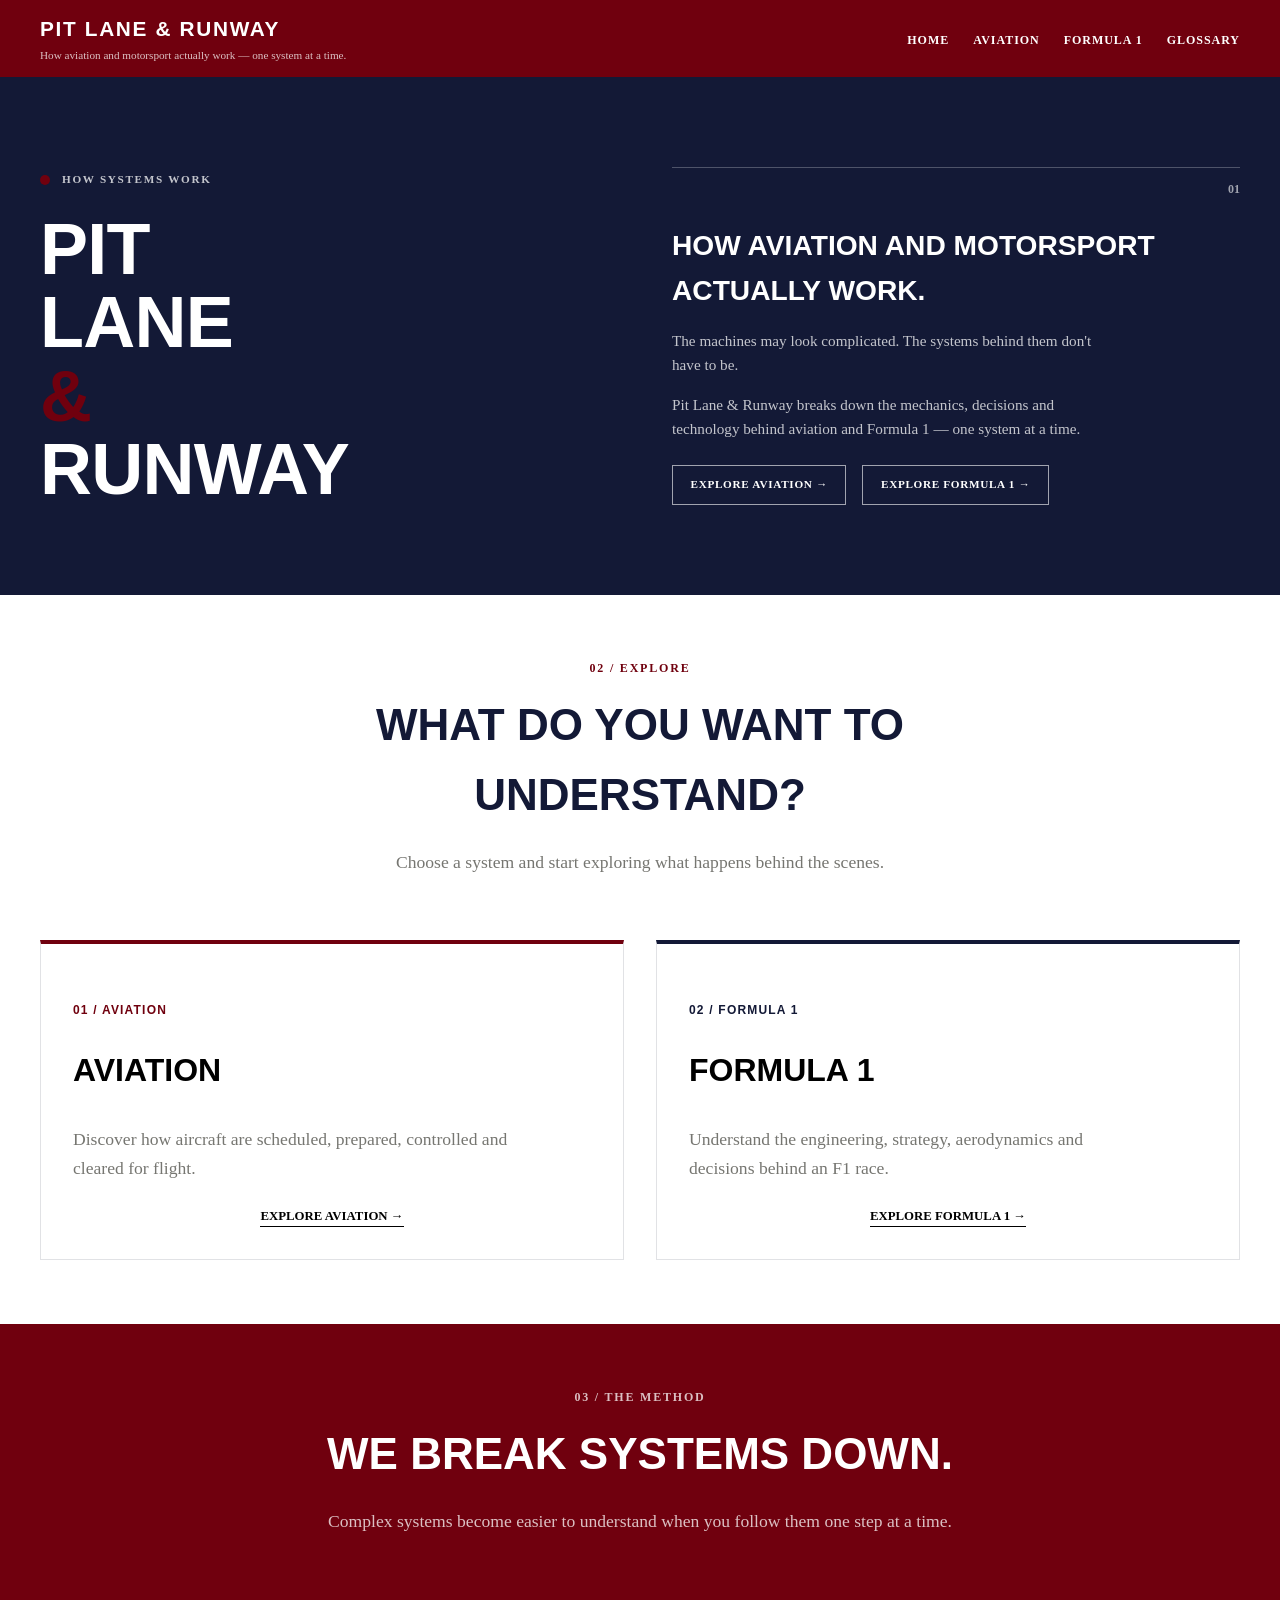
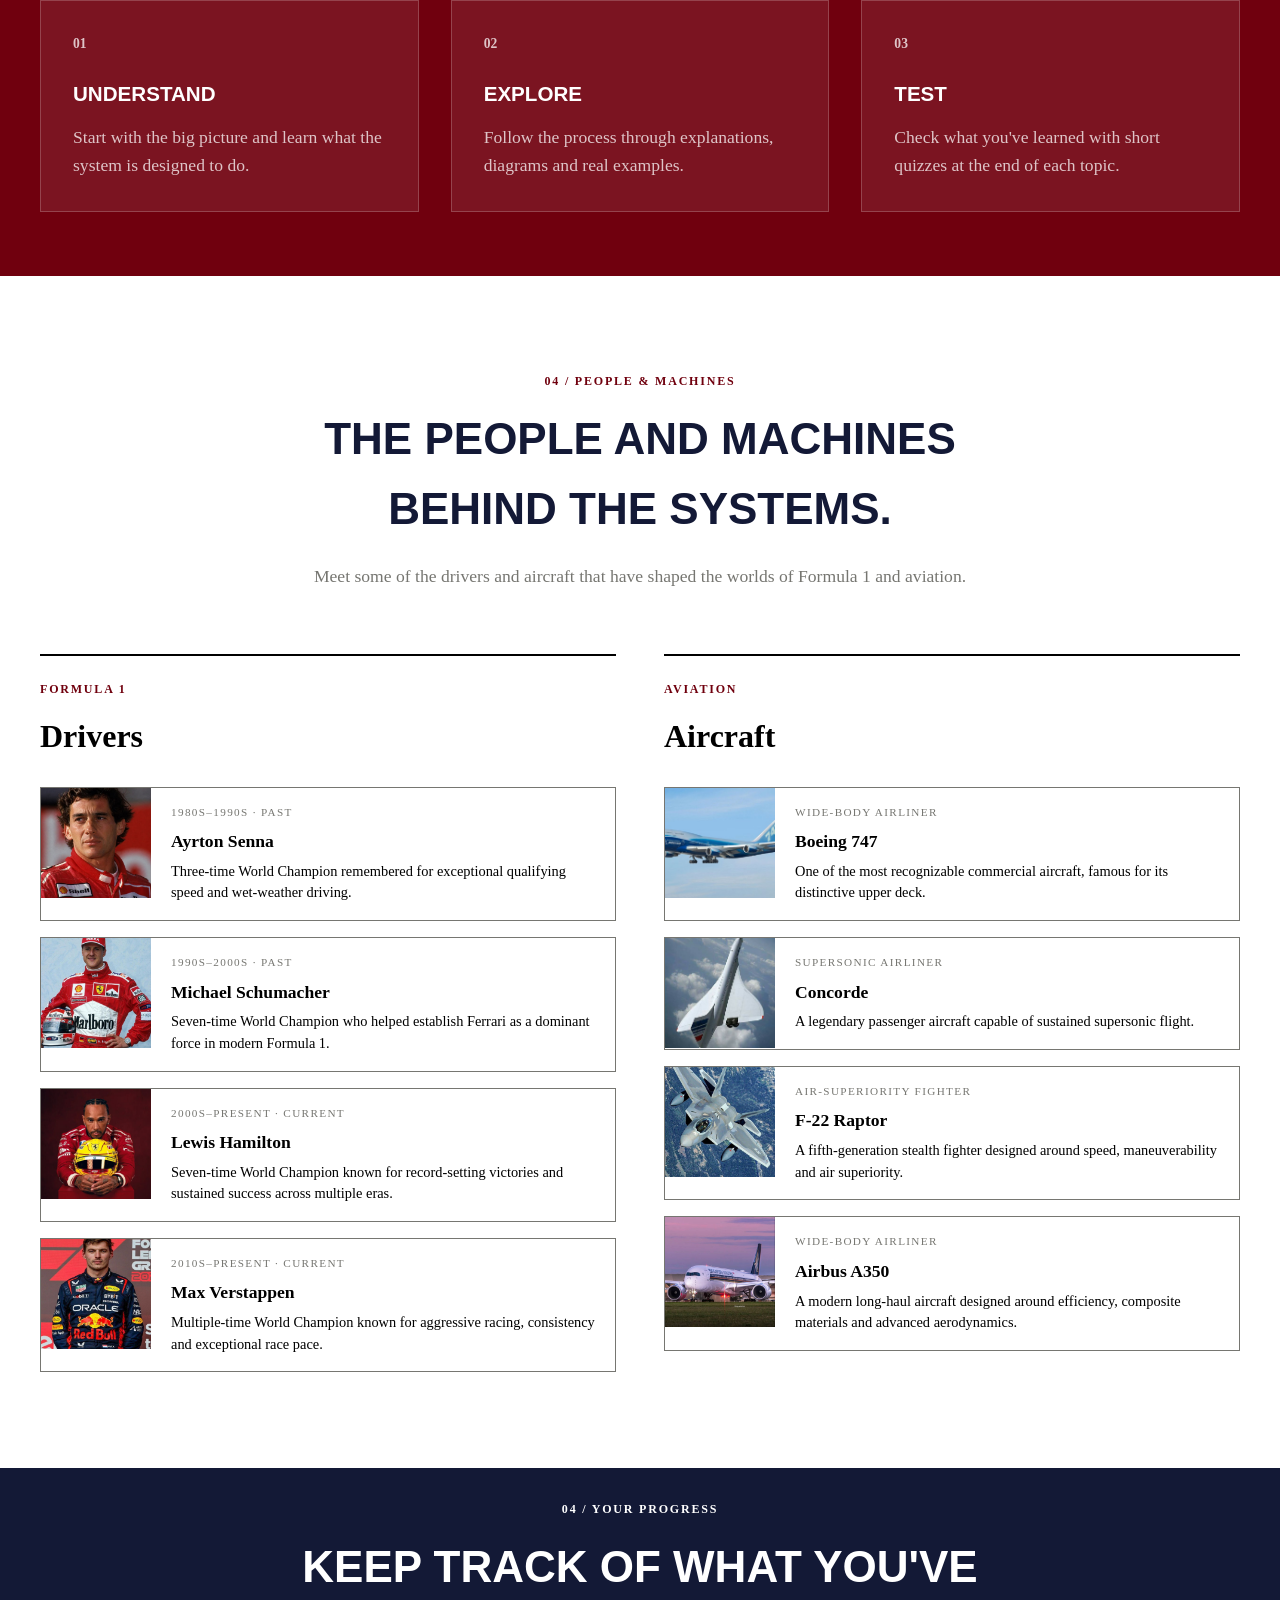
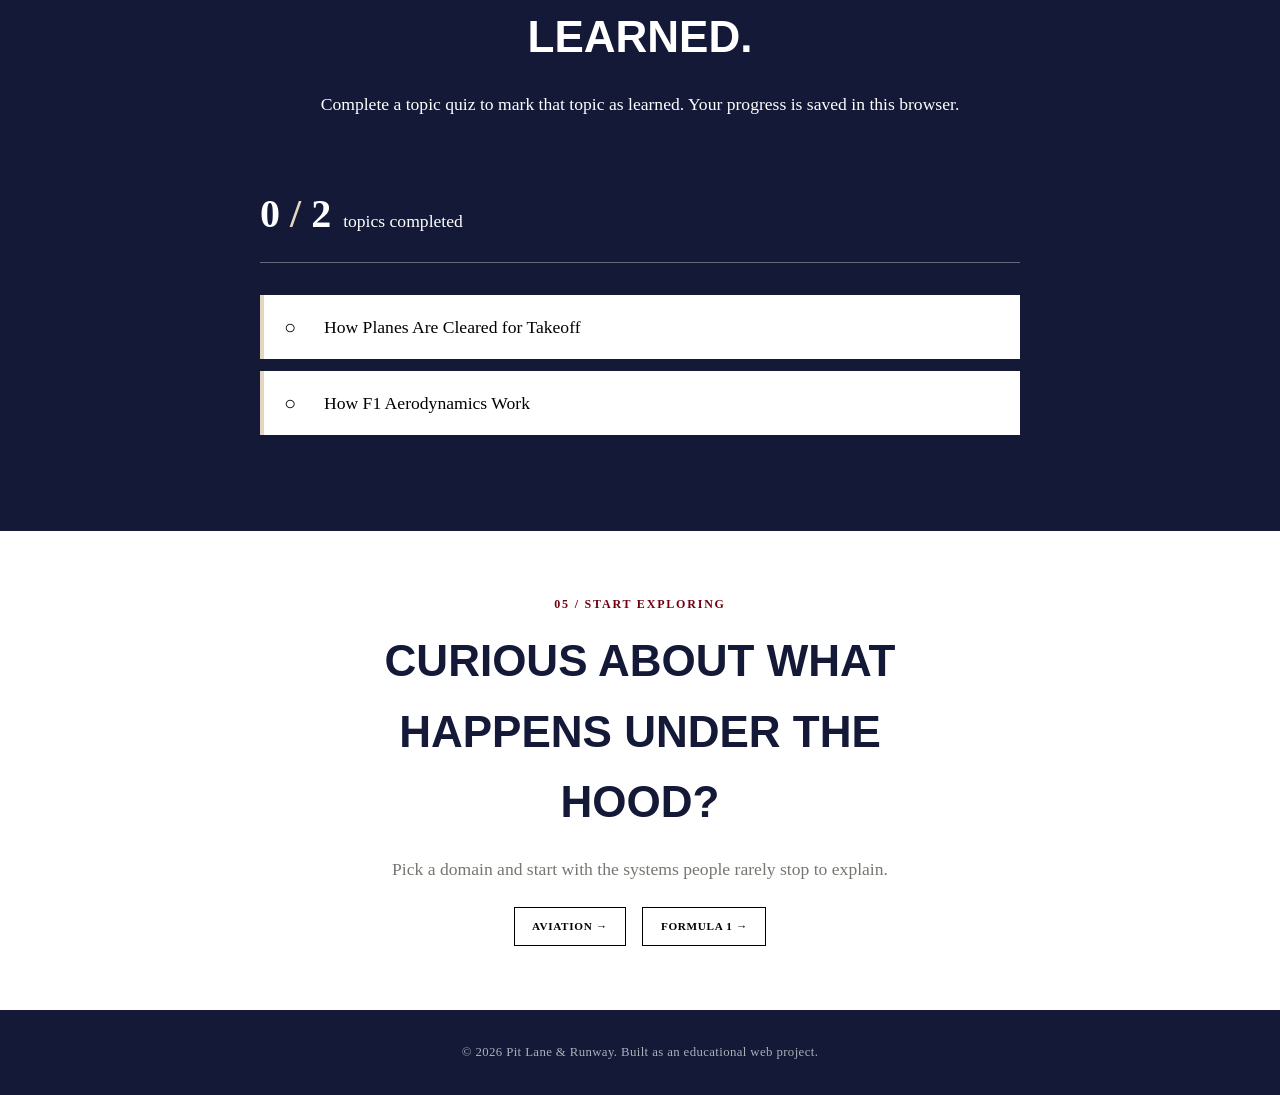
<file: index.html>
<!DOCTYPE html>
<html lang="en">
<head>
    <meta charset="UTF-8">
    <meta name="viewport" content="width=device-width, initial-scale=1.0">

    <meta
        name="description"
        content="Pit Lane & Runway explains how aviation and Formula 1 systems actually work."
    >

    <title>Pit Lane & Runway | How Systems Work</title>

    <link rel="stylesheet" href="styles/styles.css">
</head>
<body>

    <header class="site-header">
        <div class="container header-inner">

            <a href="index.html" class="brand">
                <p class="brand-name">Pit Lane &amp; Runway</p>
                <p class="brand-tagline">
                    How aviation and motorsport actually work —
                    one system at a time.
                </p>
            </a>

            <nav class="site-nav" aria-label="Main navigation">
                <ul>
                    <li>
                        <a href="index.html">Home</a>
                    </li>

                    <li>
                        <a href="topics/aviation/">Aviation</a>
                    </li>

                    <li>
                        <a href="topics/f1/">Formula 1</a>
                    </li>

                    <li>
                        <a href="glossary.html">Glossary</a>
                    </li>
                </ul>
            </nav>

        </div>
    </header>


    <main>

    <!-- Editorial Hero -->
    <section class="editorial-hero">
        <div class="container editorial-hero-grid">

            <div class="hero-title">
                <p class="hero-kicker">HOW SYSTEMS WORK</p>

                <h1>
                    PIT<br>
                    LANE<br>
                    <span>&amp;</span><br>
                    RUNWAY
                </h1>
            </div>

            <div class="hero-copy">

                <p class="hero-page-number">01</p>

                <h2>
                    How aviation and motorsport actually work.
                </h2>

                <p>
                    The machines may look complicated.
                    The systems behind them don't have to be.
                </p>

                <p>
                    Pit Lane &amp; Runway breaks down the mechanics,
                    decisions and technology behind aviation and
                    Formula 1 — one system at a time.
                </p>

                <div class="hero-links">
                    <a href="topics/aviation/index.html">
                        Explore Aviation →
                    </a>

                    <a href="topics/f1/index.html">
                        Explore Formula 1 →
                    </a>
                </div>

            </div>

        </div>
    </section>


    <!-- Explore Domains -->
    <section class="explore-section">
        <div class="container">

            <div class="section-heading">
                <p class="section-label">02 / EXPLORE</p>

                <h2>
                    What do you want to understand?
                </h2>

                <p>
                    Choose a system and start exploring what happens
                    behind the scenes.
                </p>
            </div>

            <div class="domain-grid">

                <article class="domain-card aviation-card">
                    <p class="domain-number">01 / AVIATION</p>

                    <h3>Aviation</h3>

                    <p>
                        Discover how aircraft are scheduled,
                        prepared, controlled and cleared for flight.
                    </p>

                    <a
                        class="text-link"
                        href="topics/aviation/index.html"
                    >
                        Explore Aviation →
                    </a>
                </article>


                <article class="domain-card f1-card">
                    <p class="domain-number">02 / FORMULA 1</p>

                    <h3>Formula 1</h3>

                    <p>
                        Understand the engineering, strategy,
                        aerodynamics and decisions behind an F1 race.
                    </p>

                    <a
                        class="text-link"
                        href="topics/f1/index.html"
                    >
                        Explore Formula 1 →
                    </a>
                </article>

            </div>

        </div>
    </section>


    <!-- How It Works -->
    <section class="how-it-works">
        <div class="container">

            <div class="section-heading">
                <p class="section-label">03 / THE METHOD</p>

                <h2>
                    We break systems down.
                </h2>

                <p>
                    Complex systems become easier to understand when
                    you follow them one step at a time.
                </p>
            </div>

            <div class="steps-grid">

                <article class="step-card">
                    <span class="step-number">01</span>

                    <h3>Understand</h3>

                    <p>
                        Start with the big picture and learn what
                        the system is designed to do.
                    </p>
                </article>

                <article class="step-card">
                    <span class="step-number">02</span>

                    <h3>Explore</h3>

                    <p>
                        Follow the process through explanations,
                        diagrams and real examples.
                    </p>
                </article>

                <article class="step-card">
                    <span class="step-number">03</span>

                    <h3>Test</h3>

                    <p>
                        Check what you've learned with short
                        quizzes at the end of each topic.
                    </p>
                </article>

            </div>

        </div>
    </section>

    <!-- People & Machines -->
<section class="showcase-section">
    <div class="container">

        <div class="section-heading">
            <p class="section-label">04 / PEOPLE &amp; MACHINES</p>

            <h2>
                The people and machines behind the systems.
            </h2>

            <p>
                Meet some of the drivers and aircraft that have
                shaped the worlds of Formula 1 and aviation.
            </p>
        </div>

        <div class="showcase-grid">

            <!-- F1 Drivers -->
            <section class="showcase-panel">

                <div class="showcase-panel-heading">
                    <p class="section-label">FORMULA 1</p>

                    <h3>Drivers</h3>
                </div>

                <div
                    id="driver-showcase"
                    class="showcase-list"
                ></div>

            </section>


            <!-- Aircraft -->
            <section class="showcase-panel">

                <div class="showcase-panel-heading">
                    <p class="section-label">AVIATION</p>

                    <h3>Aircraft</h3>
                </div>

                <div
                    id="aircraft-showcase"
                    class="showcase-list"
                ></div>

            </section>

        </div>

    </div>
</section>

<section class="learning-progress-section">
    <div class="container">

        <div class="section-heading">
            <p class="section-label">04 / YOUR PROGRESS</p>

            <h2>Keep track of what you've learned.</h2>

            <p>
                Complete a topic quiz to mark that topic as learned.
                Your progress is saved in this browser.
            </p>
        </div>

        <div class="learning-progress">

            <div class="learning-progress-summary">
                <strong>
                    <span id="progress-completed">0</span>
                    /
                    <span id="progress-total">2</span>
                </strong>

                <span>topics completed</span>
            </div>

            <div class="learning-progress-list">

                <div class="learning-progress-item">
                    <span class="learning-progress-status"
                          data-progress-topic="aviation-takeoff">
                        ○
                    </span>

                    <span>
                        How Planes Are Cleared for Takeoff
                    </span>
                </div>

                <div class="learning-progress-item">
                    <span class="learning-progress-status"
                          data-progress-topic="f1-aerodynamics">
                        ○
                    </span>

                    <span>
                        How F1 Aerodynamics Work
                    </span>
                </div>

            </div>

        </div>

    </div>
</section>


    <!-- Final Callout -->
    <section class="explore-callout">
        <div class="container">

            <div class="callout-content">
                <p class="section-label">05 / START EXPLORING</p>

                <h2>
                    Curious about what happens under the hood?
                </h2>

                <p>
                    Pick a domain and start with the systems
                    people rarely stop to explain.
                </p>

                <div class="hero-links">
                    <a href="topics/aviation/index.html">
                        Aviation →
                    </a>

                    <a href="topics/f1/index.html">
                        Formula 1 →
                    </a>
                </div>
            </div>

        </div>
    </section>

</main>


    <footer class="site-footer">
        <div class="container">
            <p>
                &copy; 2026 Pit Lane &amp; Runway.
                Built as an educational web project.
            </p>
        </div>
    </footer>
    <script src="scripts/showcase.js"></script>
    <script src="scripts/learning-progress.js"></script>
</body>
</html>
</file>
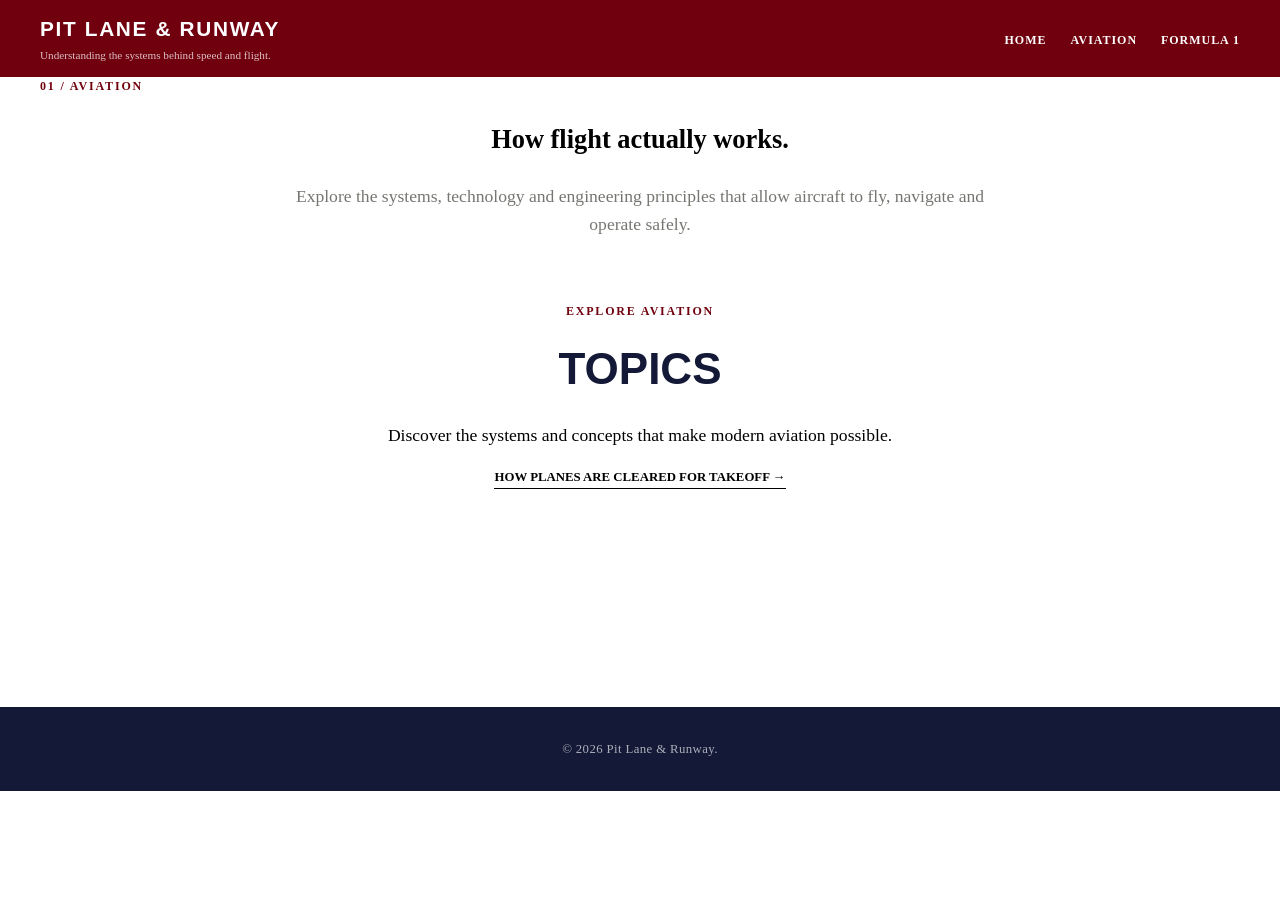
<file: topics/aviation/index.html>
<!DOCTYPE html>
<html lang="en">
<head>
    <meta charset="UTF-8">
    <meta name="viewport" content="width=device-width, initial-scale=1.0">

    <title>Aviation | Pit Lane & Runway</title>
    <meta
        name="description"
        content="Explore aviation systems, technology, operations and the engineering behind flight."
    >

    <link rel="stylesheet" href="../../styles/styles.css">
</head>

<body>
    <header class="site-header">
    <div class="container header-inner">

        <a href="../../index.html" class="brand">
            <p class="brand-name">Pit Lane & Runway</p>
            <p class="brand-tagline">
                Understanding the systems behind speed and flight.
            </p>
        </a>

        <nav class="site-nav" aria-label="Main navigation">
            <ul>
                <li><a href="../../index.html">Home</a></li>
                <li><a href="index.html">Aviation</a></li>
                <li><a href="../f1/index.html">Formula 1</a></li>
            </ul>
        </nav>

    </div>
    </header>
    <main>

    <section class="section">
        <div class="container">

            <p class="section-label">01 / Aviation</p>

            <div class="section-heading">
                <h1>How flight actually works.</h1>

                <p>
                    Explore the systems, technology and engineering principles
                    that allow aircraft to fly, navigate and operate safely.
                </p>
            </div>

        </div>
    </section>
    <section class="section">
    <div class="container">

        <div class="section-heading">
            <p class="section-label">Explore Aviation</p>
            <h2>Topics</h2>
            <p>
                Discover the systems and concepts that make modern aviation possible.
            </p>
            <a href="how-planes-are-cleared-for-takeoff.html" class="text-link">
            How Planes Are Cleared for Takeoff →
        </a>
    </div>
    </div>
</section>

</main>
<footer class="site-footer">
    <div class="container">
        <p>&copy; 2026 Pit Lane & Runway.</p>
    </div>
</footer>
</body>
</html>
</file>
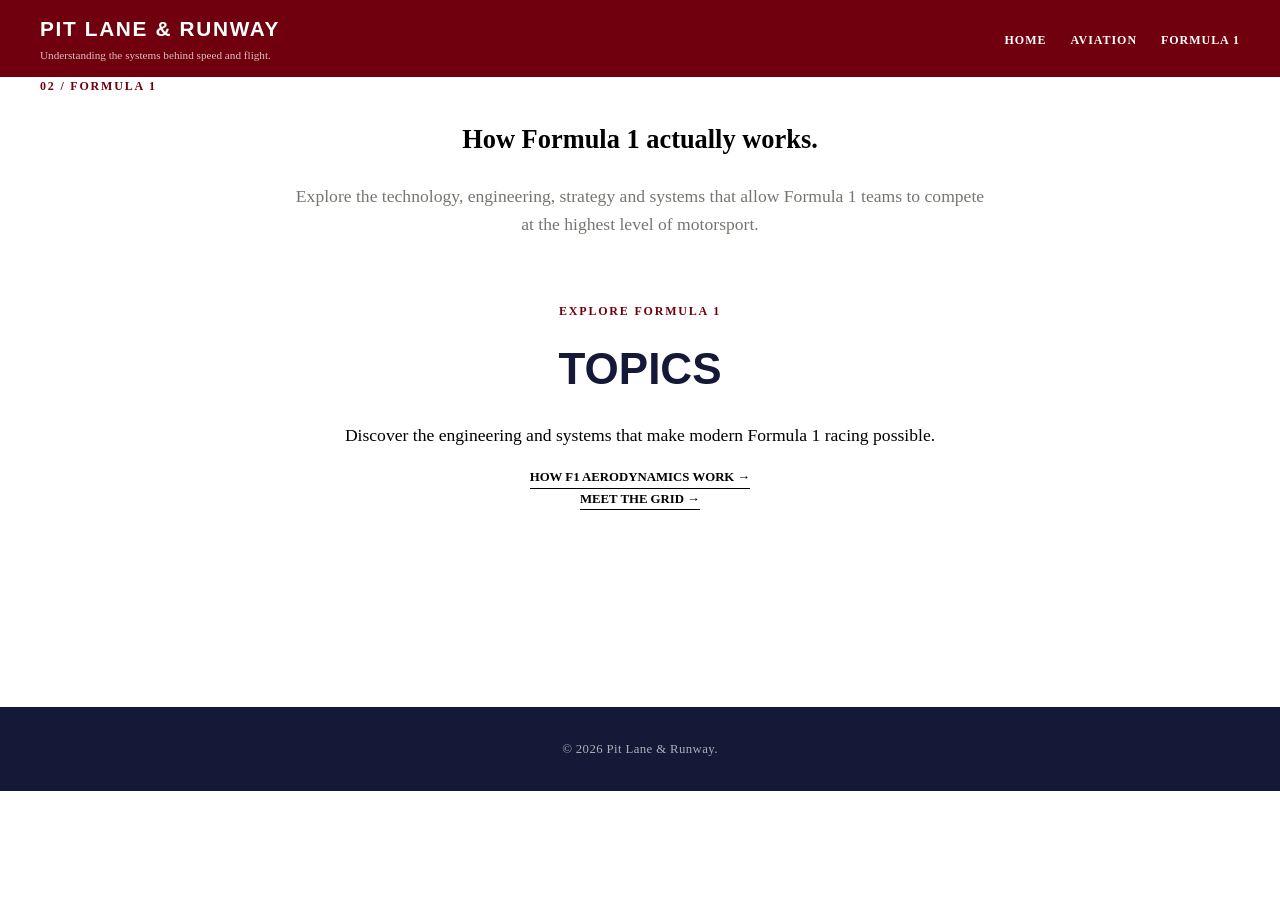
<file: topics/f1/index.html>
<!DOCTYPE html>
<html lang="en">
<head>
    <meta charset="UTF-8">
    <meta name="viewport" content="width=device-width, initial-scale=1.0">

    <title>Formula 1 | Pit Lane & Runway</title>
    <meta
        name="description"
        content="Explore Formula 1 technology, engineering, strategy and the systems behind modern Grand Prix racing."
    >

    <link rel="stylesheet" href="../../styles/styles.css">
</head>

<body>

    <header class="site-header">
        <div class="container header-inner">

            <a href="../../index.html" class="brand">
                <p class="brand-name">Pit Lane & Runway</p>
                <p class="brand-tagline">
                    Understanding the systems behind speed and flight.
                </p>
            </a>

            <nav class="site-nav" aria-label="Main navigation">
                <ul>
                    <li><a href="../../index.html">Home</a></li>
                    <li><a href="../aviation/index.html">Aviation</a></li>
                    <li><a href="index.html">Formula 1</a></li>
                </ul>
            </nav>

        </div>
    </header>

    <main>

        <section class="section">
            <div class="container">

                <p class="section-label">02 / Formula 1</p>

                <div class="section-heading">
                    <h1>How Formula 1 actually works.</h1>

                    <p>
                        Explore the technology, engineering, strategy and systems
                        that allow Formula 1 teams to compete at the highest level
                        of motorsport.
                    </p>
                </div>

            </div>
        </section>

        <section class="section">
            <div class="container">

                <div class="section-heading">
                    <p class="section-label">Explore Formula 1</p>

                    <h2>Topics</h2>

                    <p>
                        Discover the engineering and systems that make modern
                        Formula 1 racing possible.
                    </p>
                    <a href="how-f1-aerodynamics-work.html" class="text-link">
                        How F1 Aerodynamics Work →
                    </a>
                    <a href="../../meet-the-grid.html" class="meet-the-grid-link">
                        Meet the Grid →
                    </a>
                </div>

            </div>
        </section>

    </main>

    <footer class="site-footer">
        <div class="container">
            <p>&copy; 2026 Pit Lane & Runway.</p>
        </div>
    </footer>

</body>
</html>
</file>
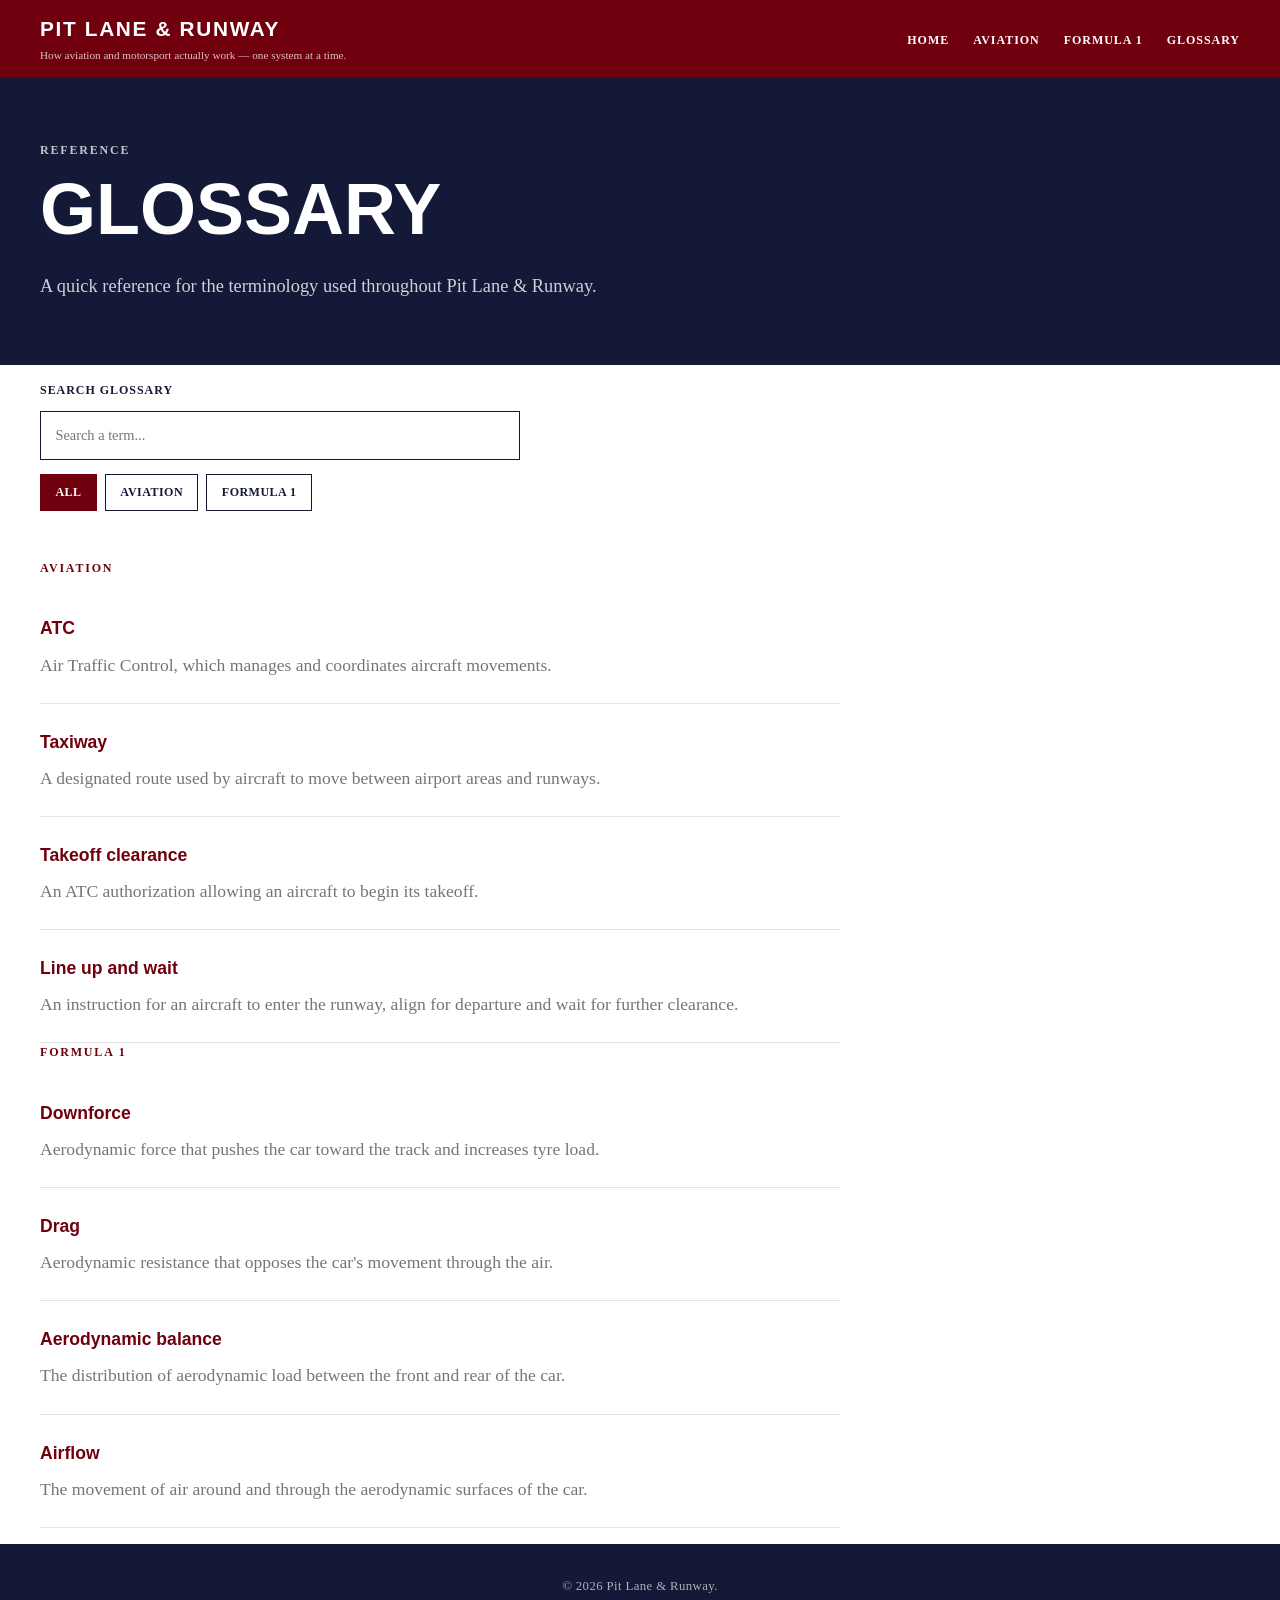
<file: terms.html>
<!DOCTYPE html>
<html lang="en">
<head>
    <meta charset="UTF-8">
    <meta name="viewport" content="width=device-width, initial-scale=1.0">

    <meta
        name="description"
        content="A glossary of aviation and Formula 1 terminology."
    >

    <title>Glossary | Pit Lane & Runway</title>

    <link rel="stylesheet" href="styles/styles.css">
</head>
<body>

    <header class="site-header">
        <div class="container header-inner">

            <a href="index.html" class="brand">
                <p class="brand-name">Pit Lane &amp; Runway</p>
                <p class="brand-tagline">
                    How aviation and motorsport actually work —
                    one system at a time.
                </p>
            </a>

            <nav class="site-nav" aria-label="Main navigation">
                <ul>
                    <li>
                        <a href="index.html">Home</a>
                    </li>

                    <li>
                        <a href="topics/aviation/">Aviation</a>
                    </li>

                    <li>
                        <a href="topics/f1/">Formula 1</a>
                    </li>

                    <li>
                        <a href="glossary.html" aria-current="page">
                            Glossary
                        </a>
                    </li>
                </ul>
            </nav>

        </div>
    </header>

    <main>

        <section class="topic-header">
            <div class="container">

                <p class="section-label">REFERENCE</p>

                <h1>Glossary</h1>

                <p class="topic-introduction">
                    A quick reference for the terminology used throughout
                    Pit Lane &amp; Runway.
                </p>

            </div>
        </section>

        <section class="topic-section">
            <div class="container">

                <div class="glossary-controls">

                    <label for="glossary-search">
                        Search glossary
                    </label>

                    <input
                        type="search"
                        id="glossary-search"
                        placeholder="Search a term..."
                        autocomplete="off"
                    >

                    <div
                        class="glossary-filters"
                        role="group"
                        aria-label="Filter glossary by domain"
                    >
                        <button
                            type="button"
                            class="glossary-filter active"
                            data-domain="all"
                        >
                            All
                        </button>

                        <button
                            type="button"
                            class="glossary-filter"
                            data-domain="aviation"
                        >
                            Aviation
                        </button>

                        <button
                            type="button"
                            class="glossary-filter"
                            data-domain="f1"
                        >
                            Formula 1
                        </button>
                    </div>

                </div>

                <div id="glossary-content">

                    <section
                        class="glossary-domain"
                        data-domain-section="aviation"
                    >
                        <p class="section-label">AVIATION</p>

                        <dl
                            id="aviation-glossary"
                            class="topic-glossary"
                        ></dl>
                    </section>

                    <section
                        class="glossary-domain"
                        data-domain-section="f1"
                    >
                        <p class="section-label">FORMULA 1</p>

                        <dl
                            id="f1-glossary"
                            class="topic-glossary"
                        ></dl>
                    </section>

                </div>

                <p
                    id="glossary-empty"
                    class="glossary-empty"
                    hidden
                >
                    No glossary terms match your search.
                </p>

            </div>
        </section>

    </main>

    <footer class="site-footer">
        <div class="container">
            <p>&copy; 2026 Pit Lane &amp; Runway.</p>
        </div>
    </footer>

    <script src="scripts/glossary.js"></script>

</body>
</html>
</file>
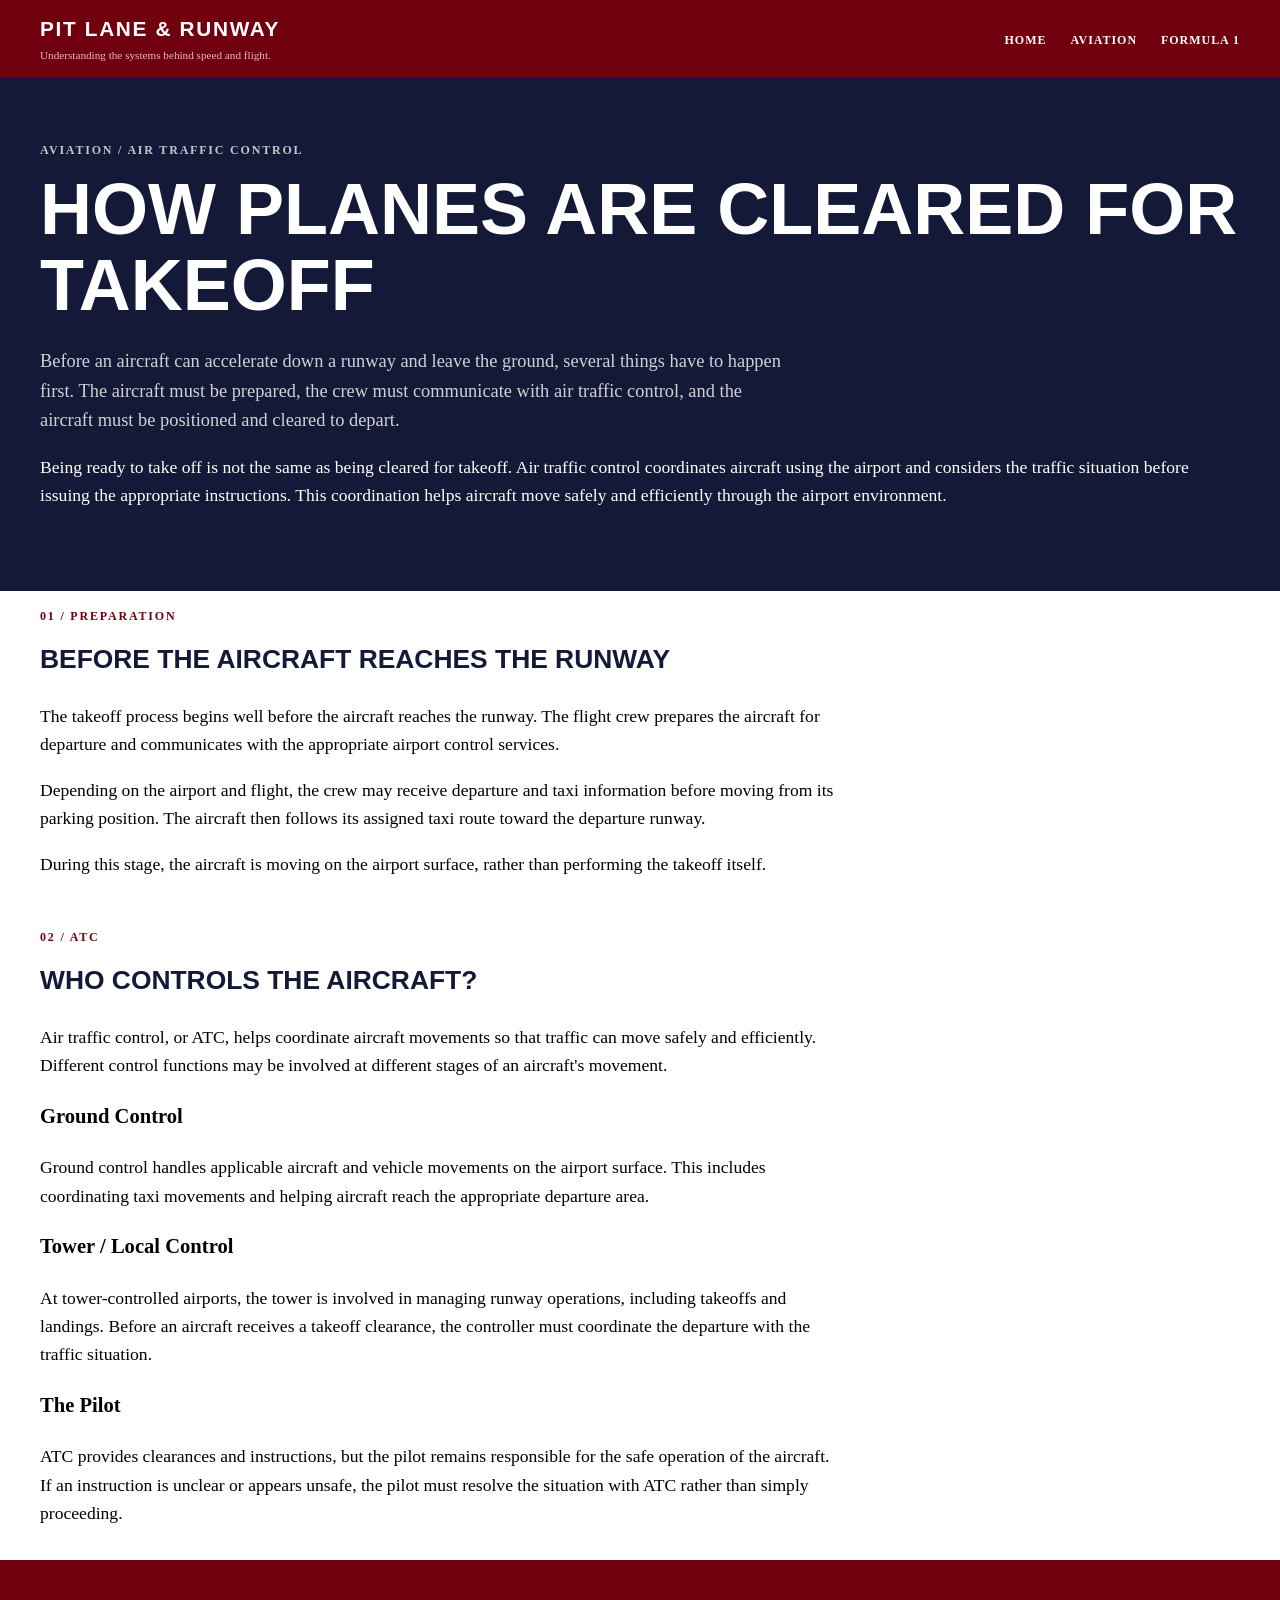
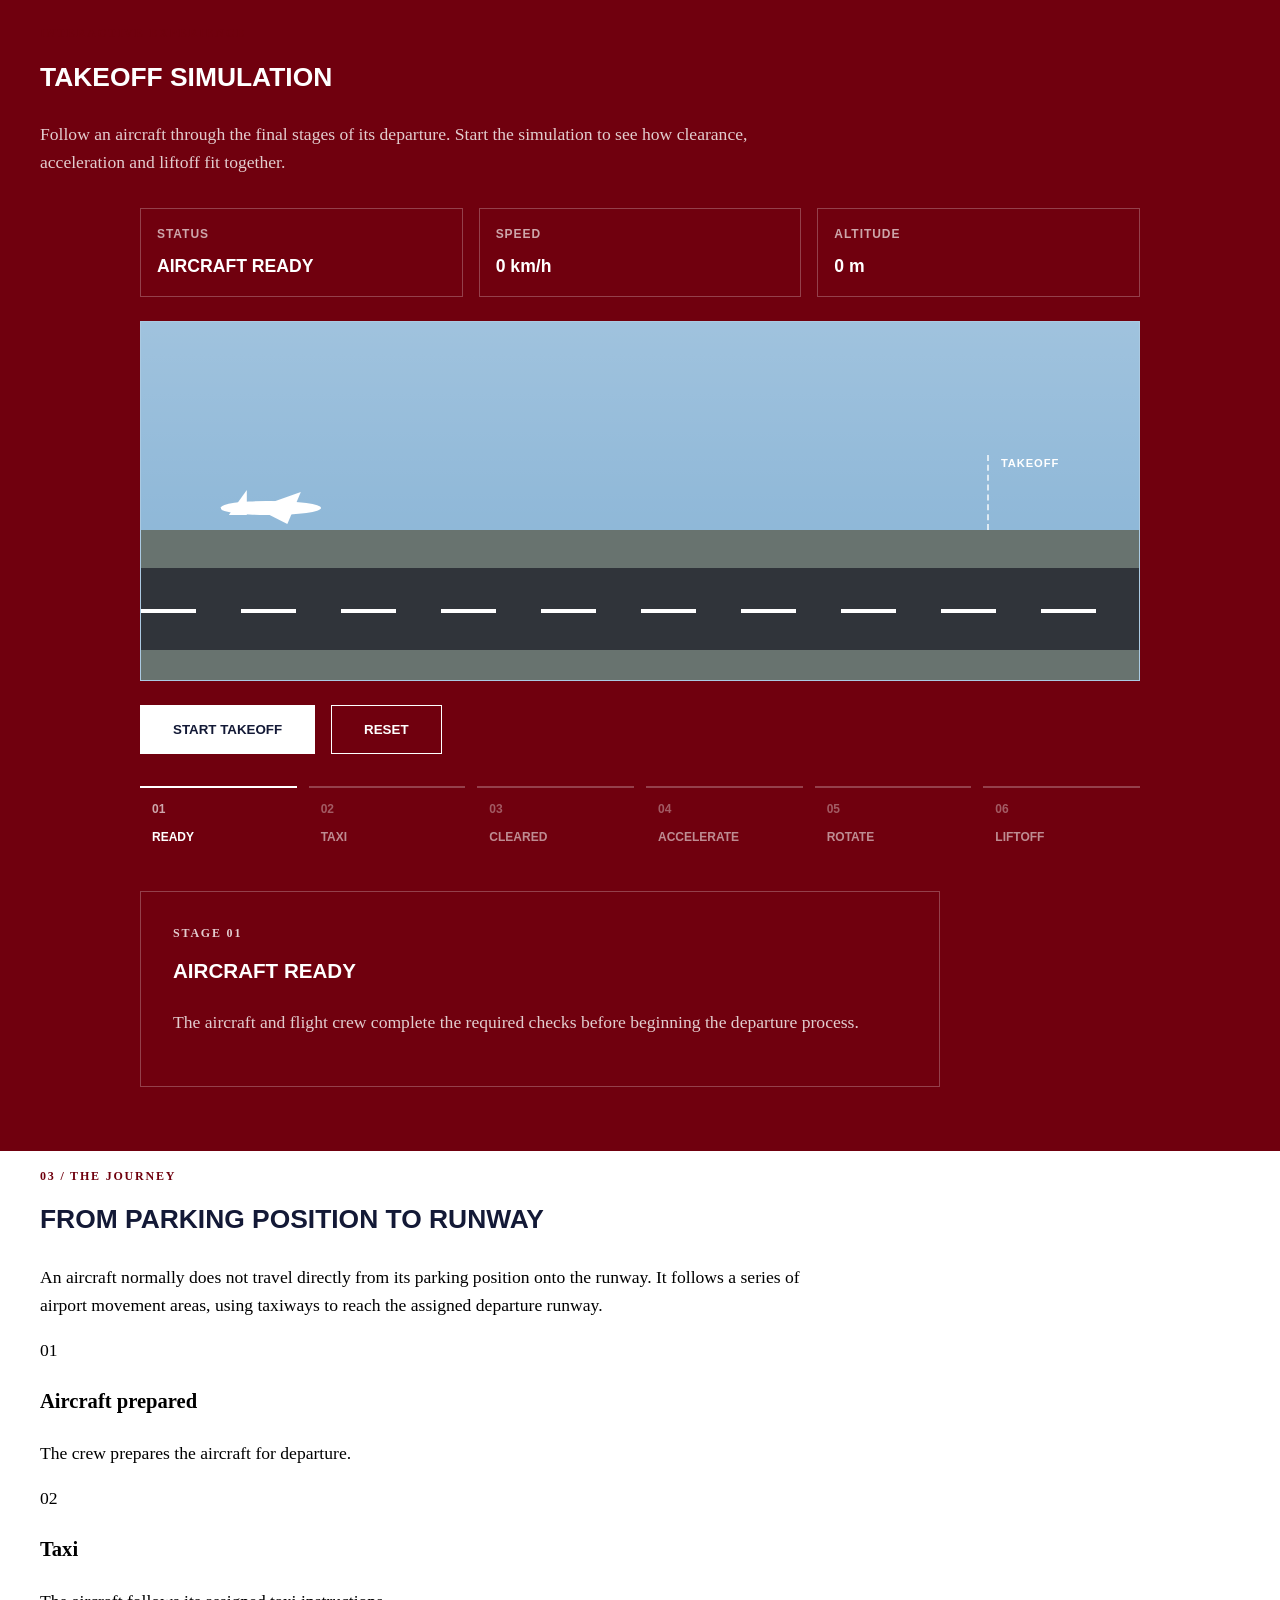
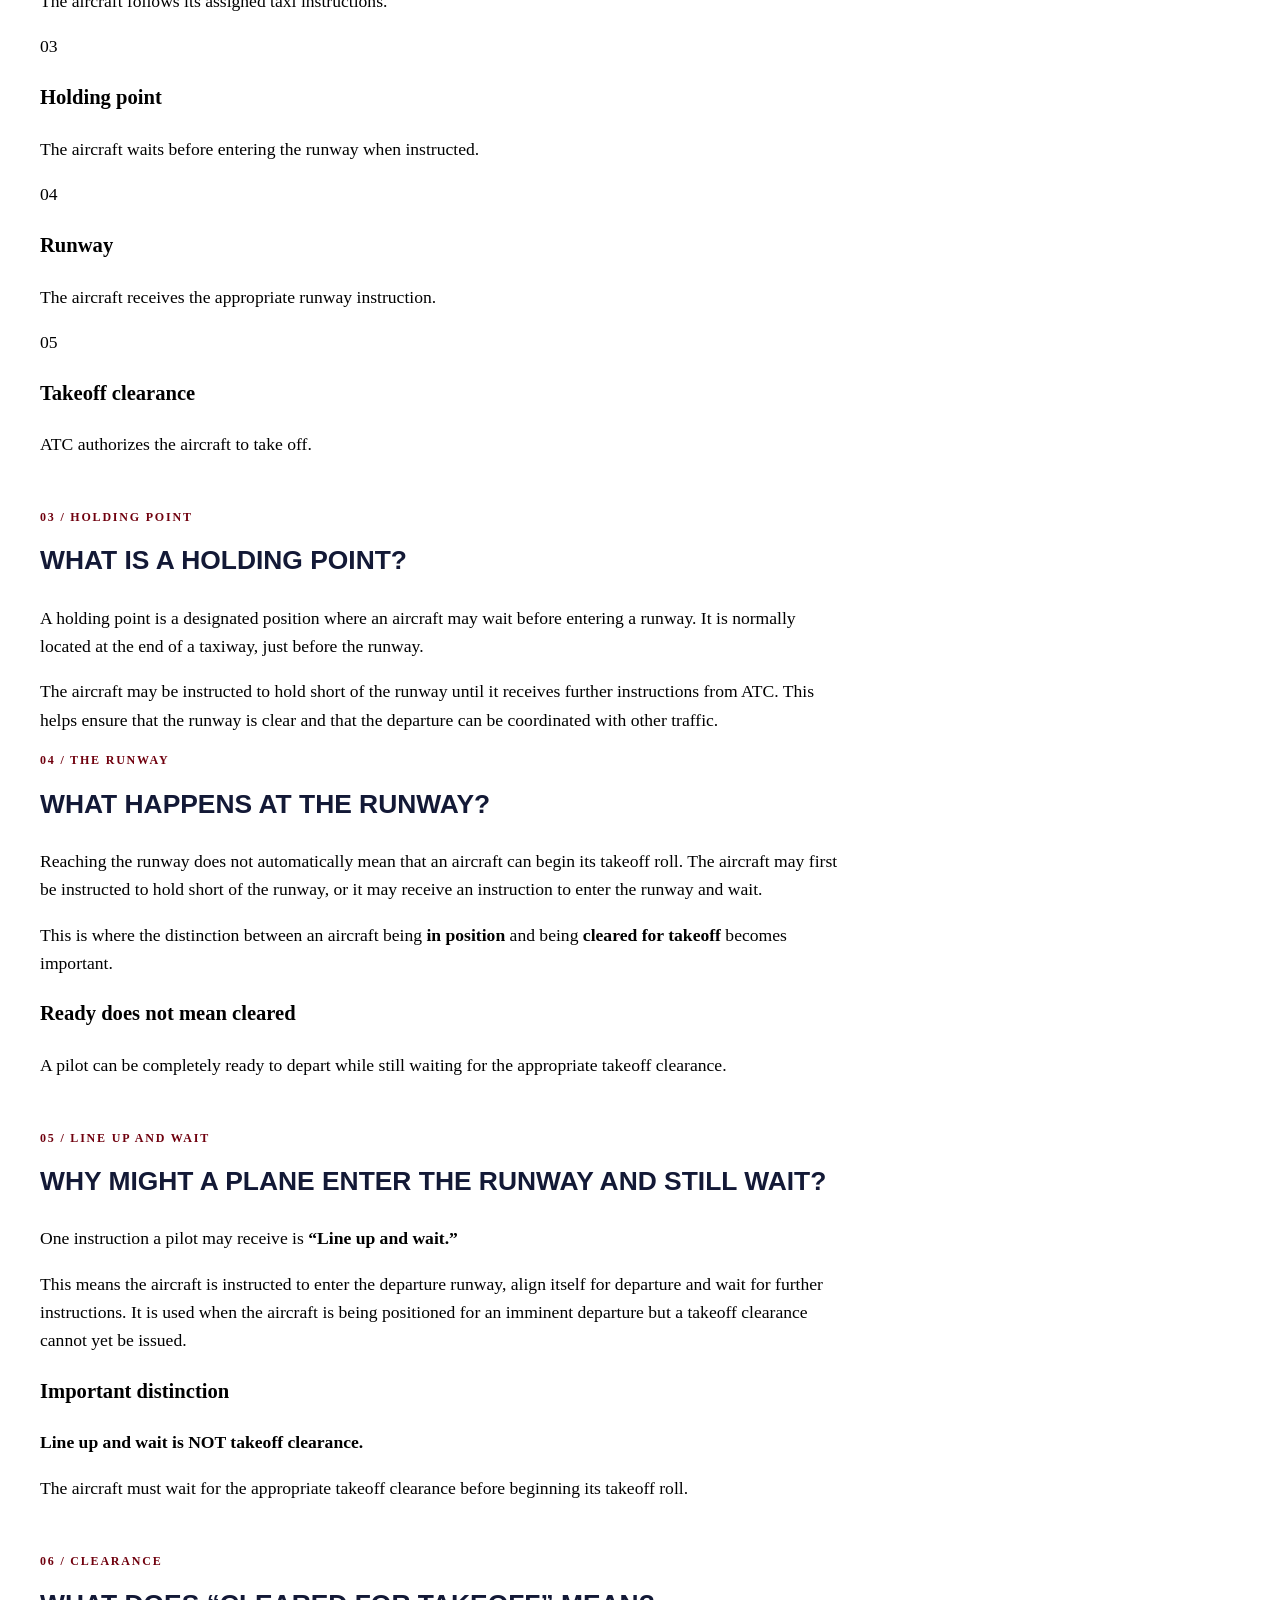
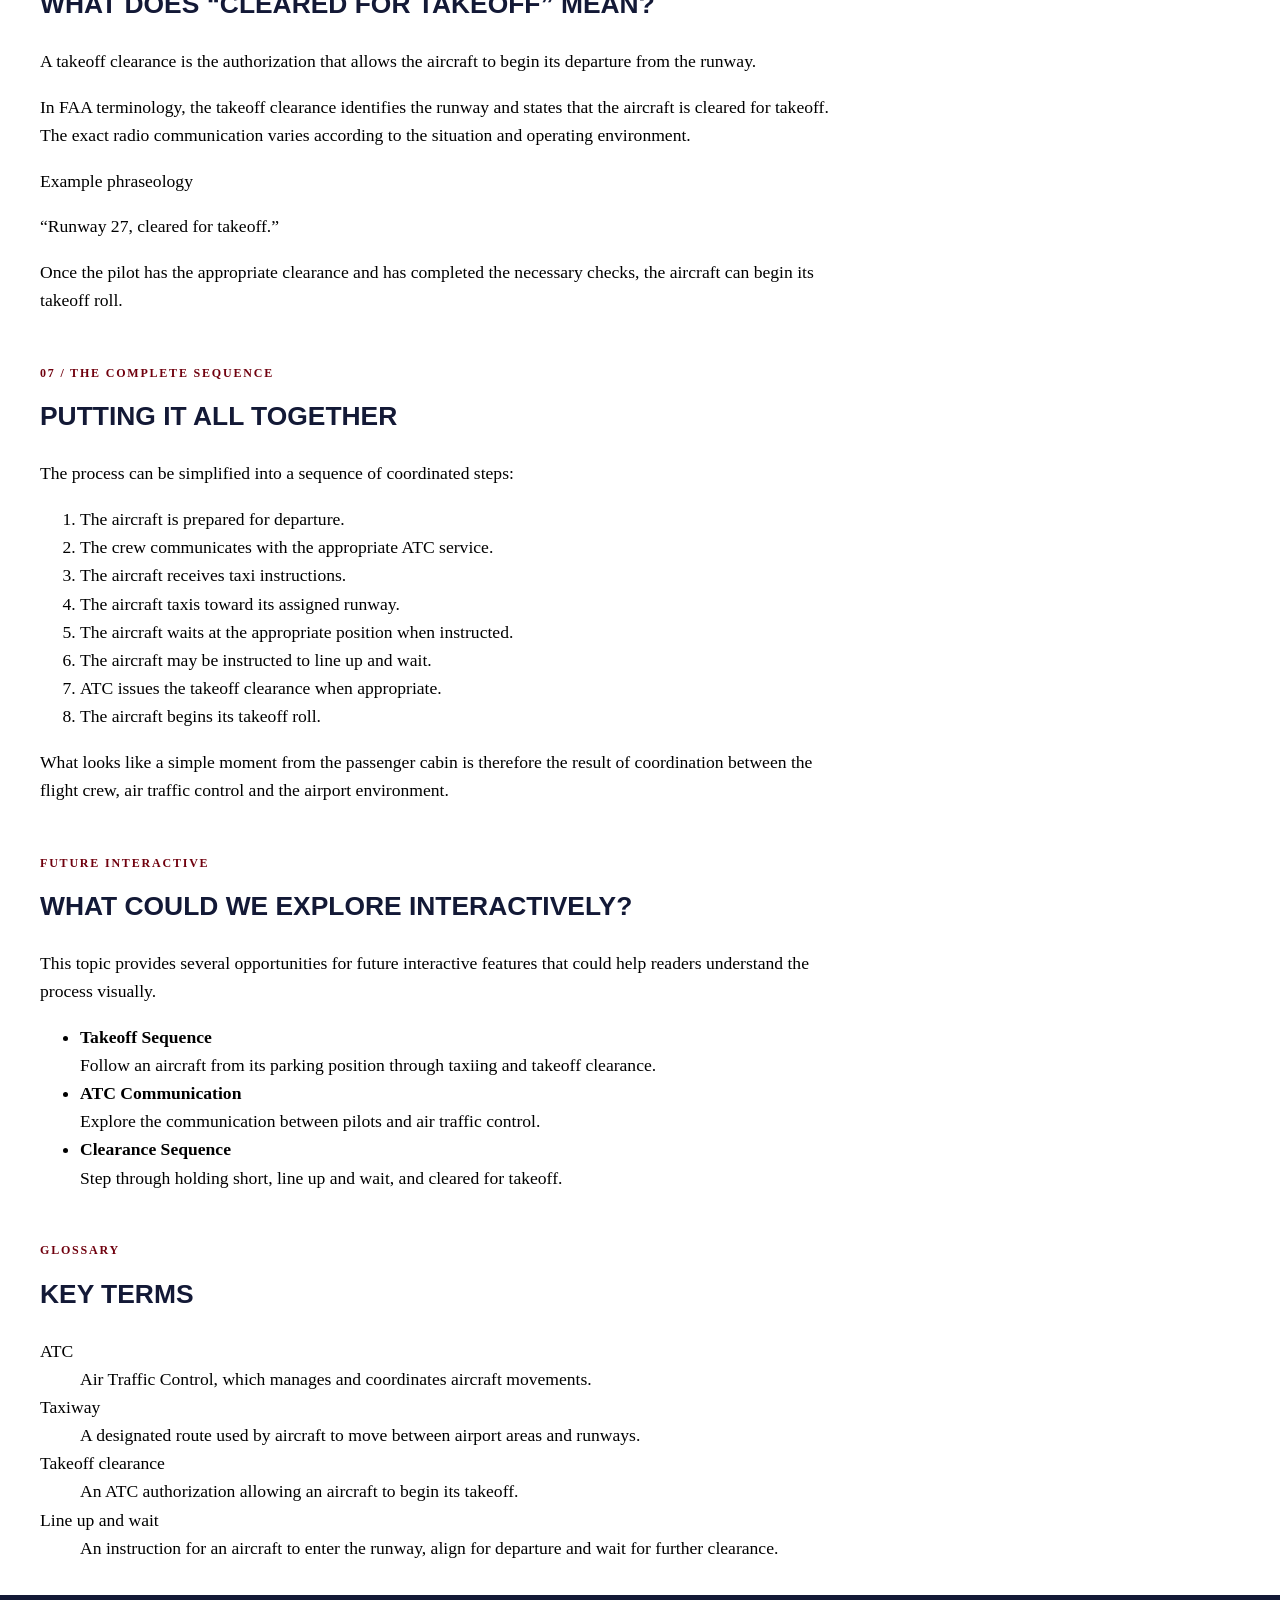
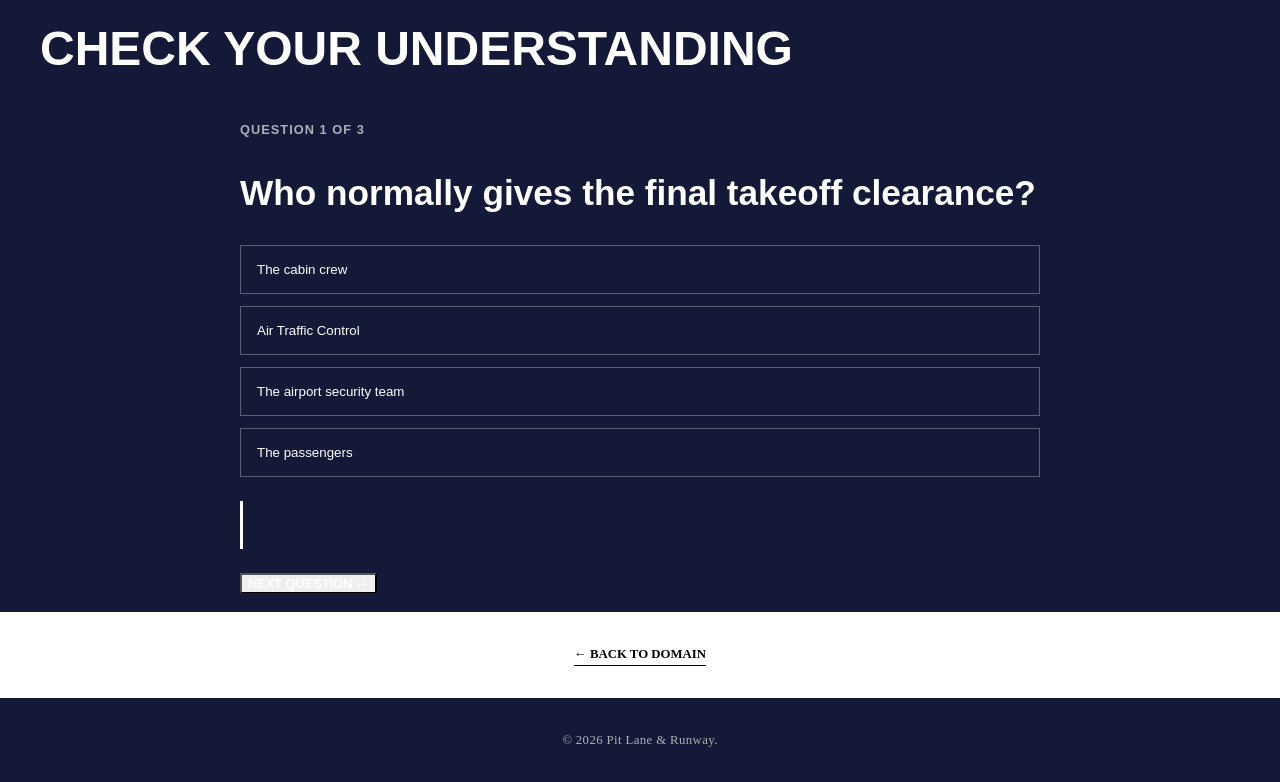
<file: topics/aviation/how-planes-are-cleared-for-takeoff.html>
<!DOCTYPE html>
<html lang="en">
<head>
    <meta charset="UTF-8">
    <meta name="viewport" content="width=device-width, initial-scale=1.0">

    <title>How Planes Are Cleared for Takeoff | Pit Lane & Runway</title>

   <meta
    name="description"
    content="Discover how an aircraft moves from preparation to takeoff clearance, and how pilots and air traffic controllers coordinate a safe departure."
>

    <link rel="stylesheet" href="../../styles/styles.css">
</head>

<body>

    <header class="site-header">
        <div class="container header-inner">

            <a href="../../index.html" class="brand">
                <p class="brand-name">Pit Lane & Runway</p>
                <p class="brand-tagline">
                    Understanding the systems behind speed and flight.
                </p>
            </a>

            <nav class="site-nav" aria-label="Main navigation">
                <ul>
                    <li><a href="../../index.html">Home</a></li>
                    <li><a href="../aviation/index.html">Aviation</a></li>
                    <li><a href="../f1/index.html">Formula 1</a></li>
                </ul>
            </nav>

        </div>
    </header>

    <main>

        <article class="topic-page">

            <header class="topic-header">
                <div class="container">

                    <p class="section-label">
                        AVIATION / AIR TRAFFIC CONTROL
                    </p>

                    <h1>
                        How Planes Are Cleared for Takeoff
                    </h1>

                    <p class="topic-introduction">
                        Before an aircraft can accelerate down a runway and leave the ground,
                        several things have to happen first. The aircraft must be prepared,
                        the crew must communicate with air traffic control, and the aircraft
                        must be positioned and cleared to depart.
                    </p>
                    <p>
                    Being ready to take off is not the same as being cleared for takeoff.
                    Air traffic control coordinates aircraft using the airport and considers
                    the traffic situation before issuing the appropriate instructions.
                    This coordination helps aircraft move safely and efficiently through
                    the airport environment.
                </p>

                </div>
            </header>


            <section class="topic-section">
              <div class="container">
                    <p class="section-label">01 / PREPARATION</p>
                    <h2>Before the aircraft reaches the runway</h2>

                    <p>
                        The takeoff process begins well before the aircraft reaches the
                        runway. The flight crew prepares the aircraft for departure and
                        communicates with the appropriate airport control services.
                    </p>

                    <p>
                        Depending on the airport and flight, the crew may receive departure
                        and taxi information before moving from its parking position. The
                        aircraft then follows its assigned taxi route toward the departure
                        runway.
                    </p>

                    <p>
                        During this stage, the aircraft is moving on the airport surface,
                        rather than performing the takeoff itself.
                    </p>
              </div>
            </section>

            <section class="topic-section">
              <div class="container">
                    <p class="section-label">02 / ATC</p>

                    <h2>Who controls the aircraft?</h2>

                    <p>
                        Air traffic control, or ATC, helps coordinate aircraft movements
                        so that traffic can move safely and efficiently. Different control
                        functions may be involved at different stages of an aircraft's
                        movement.
                    </p>

                    <h3>Ground Control</h3>

                    <p>
                        Ground control handles applicable aircraft and vehicle movements
                        on the airport surface. This includes coordinating taxi movements
                        and helping aircraft reach the appropriate departure area.
                    </p>

                    <h3>Tower / Local Control</h3>

                    <p>
                        At tower-controlled airports, the tower is involved in managing
                        runway operations, including takeoffs and landings. Before an
                        aircraft receives a takeoff clearance, the controller must
                        coordinate the departure with the traffic situation.
                    </p>

                    <h3>The Pilot</h3>

                    <p>
                        ATC provides clearances and instructions, but the pilot remains
                        responsible for the safe operation of the aircraft. If an
                        instruction is unclear or appears unsafe, the pilot must resolve
                        the situation with ATC rather than simply proceeding.
                    </p>
              </div>
            </section>

           <section class="topic-diagram">
    <div class="container">

        <p class="section-label">
            INTERACTIVE EXPERIENCE
        </p>

        <h2>Takeoff Simulation</h2>

        <p class="topic-diagram-introduction">
            Follow an aircraft through the final stages of its departure.
            Start the simulation to see how clearance, acceleration and
            liftoff fit together.
        </p>

        <div class="takeoff-simulation">

            <div class="simulation-status">
                <div>
                    <span class="simulation-label">STATUS</span>
                    <strong id="simulation-status">
                        AIRCRAFT READY
                    </strong>
                </div>

                <div>
                    <span class="simulation-label">SPEED</span>
                    <strong>
                        <span id="simulation-speed">0</span> km/h
                    </strong>
                </div>

                <div>
                    <span class="simulation-label">ALTITUDE</span>
                    <strong>
                        <span id="simulation-altitude">0</span> m
                    </strong>
                </div>
            </div>

            <div class="runway-scene" id="runway-scene">

                <div class="runway-sky"></div>

                <div class="runway-ground">
                    <div class="runway">
                        <div class="runway-centre-line"></div>
                    </div>
                </div>

                <div
                    class="aircraft"
                    id="aircraft"
                    aria-label="Aircraft in takeoff simulation"
                >
                    <div class="aircraft-body"></div>
                    <div class="aircraft-wing aircraft-wing-main"></div>
                    <div class="aircraft-tail"></div>
                </div>

                <div class="takeoff-point">
                    <span>TAKEOFF</span>
                </div>

            </div>

            <div class="simulation-controls">

                <button
                    type="button"
                    class="simulation-button"
                    id="start-simulation"
                >
                    Start Takeoff
                </button>

                <button
                    type="button"
                    class="simulation-button secondary"
                    id="reset-simulation"
                >
                    Reset
                </button>

            </div>

            <div class="simulation-progress">

                <div
                    class="simulation-progress-step active"
                    data-step="0"
                >
                    <span>01</span>
                    Ready
                </div>

                <div
                    class="simulation-progress-step"
                    data-step="1"
                >
                    <span>02</span>
                    Taxi
                </div>

                <div
                    class="simulation-progress-step"
                    data-step="2"
                >
                    <span>03</span>
                    Cleared
                </div>

                <div
                    class="simulation-progress-step"
                    data-step="3"
                >
                    <span>04</span>
                    Accelerate
                </div>

                <div
                    class="simulation-progress-step"
                    data-step="4"
                >
                    <span>05</span>
                    Rotate
                </div>

                <div
                    class="simulation-progress-step"
                    data-step="5"
                >
                    <span>06</span>
                    Liftoff
                </div>

            </div>

            <div class="simulation-explanation">

                <p class="section-label" id="simulation-stage-label">
                    STAGE 01
                </p>

                <h3 id="simulation-stage-title">
                    Aircraft Ready
                </h3>

                <p id="simulation-stage-description">
                    The aircraft and flight crew complete the required
                    checks before beginning the departure process.
                </p>

            </div>

        </div>

    </div>
</section>

        <section class="topic-section">
            <div class="container">
                <p class="section-label">03 / THE JOURNEY</p>

                <h2>From parking position to runway</h2>

                <p>
                    An aircraft normally does not travel directly from its parking
                    position onto the runway. It follows a series of airport
                    movement areas, using taxiways to reach the assigned departure
                    runway.
                </p>

                <div class="process-flow">
                    <div class="process-step">
                        <span>01</span>
                        <h3>Aircraft prepared</h3>
                        <p>The crew prepares the aircraft for departure.</p>
                    </div>

                    <div class="process-step">
                        <span>02</span>
                        <h3>Taxi</h3>
                        <p>The aircraft follows its assigned taxi instructions.</p>
                    </div>

                    <div class="process-step">
                        <span>03</span>
                        <h3>Holding point</h3>
                        <p>The aircraft waits before entering the runway when instructed.</p>
                    </div>

                    <div class="process-step">
                        <span>04</span>
                        <h3>Runway</h3>
                        <p>The aircraft receives the appropriate runway instruction.</p>
                    </div>

                    <div class="process-step">
                        <span>05</span>
                        <h3>Takeoff clearance</h3>
                        <p>ATC authorizes the aircraft to take off.</p>
                    </div>
                </div>
            </div>
        </section>

        <section class="topic-section">
            <div class="container">
                    <p class="section-label">03 / HOLDING POINT</p>

                    <h2>What is a holding point?</h2>

                    <p>
                        A holding point is a designated position where an aircraft may
                        wait before entering a runway. It is normally located at the
                        end of a taxiway, just before the runway.
                    </p>

                    <p>
                        The aircraft may be instructed to hold short of the runway
                        until it receives further instructions from ATC. This helps
                        ensure that the runway is clear and that the departure can be
                        coordinated with other traffic.
                    </p>
                <p class="section-label">04 / THE RUNWAY</p>

                <h2>What happens at the runway?</h2>

                <p>
                    Reaching the runway does not automatically mean that an aircraft
                    can begin its takeoff roll. The aircraft may first be instructed
                    to hold short of the runway, or it may receive an instruction to
                    enter the runway and wait.
                </p>

                <p>
                    This is where the distinction between an aircraft being
                    <strong>in position</strong> and being <strong>cleared for takeoff</strong>
                    becomes important.
                </p>

                <div class="info-box">
                    <h3>Ready does not mean cleared</h3>

                    <p>
                        A pilot can be completely ready to depart while still waiting
                        for the appropriate takeoff clearance.
                    </p>
                </div>
            </div>
        </section>

        <section class="topic-section">
            <div class="container">
                <p class="section-label">05 / LINE UP AND WAIT</p>

                <h2>Why might a plane enter the runway and still wait?</h2>

                <p>
                    One instruction a pilot may receive is
                    <strong>“Line up and wait.”</strong>
                </p>

                <p>
                    This means the aircraft is instructed to enter the departure
                    runway, align itself for departure and wait for further
                    instructions. It is used when the aircraft is being positioned
                    for an imminent departure but a takeoff clearance cannot yet be
                    issued.
                </p>

                <div class="info-box">
                    <h3>Important distinction</h3>

                    <p>
                        <strong>Line up and wait is NOT takeoff clearance.</strong>
                    </p>

                    <p>
                        The aircraft must wait for the appropriate takeoff clearance
                        before beginning its takeoff roll.
                    </p>
                </div>
            </div>
        </section>

        <section class="topic-section">
            <div class="container">
                    <p class="section-label">06 / CLEARANCE</p>

                <h2>What does “cleared for takeoff” mean?</h2>

                <p>
                    A takeoff clearance is the authorization that allows the aircraft
                    to begin its departure from the runway.
                </p>

                <p>
                    In FAA terminology, the takeoff clearance identifies the runway
                    and states that the aircraft is cleared for takeoff. The exact
                    radio communication varies according to the situation and
                    operating environment.
                </p>

                <div class="quote-box">
                    <p class="quote-label">Example phraseology</p>

                    <p class="quote">
                        “Runway 27, cleared for takeoff.”
                    </p>
                </div>

                <p>
                    Once the pilot has the appropriate clearance and has completed
                    the necessary checks, the aircraft can begin its takeoff roll.
                </p>
            </div>
        </section>

        <section class="topic-section">
            <div class="container">
                <p class="section-label">07 / THE COMPLETE SEQUENCE</p>

                <h2>Putting it all together</h2>

                <p>
                    The process can be simplified into a sequence of coordinated
                    steps:
                </p>

                <ol class="numbered-list">
                    <li>The aircraft is prepared for departure.</li>
                    <li>The crew communicates with the appropriate ATC service.</li>
                    <li>The aircraft receives taxi instructions.</li>
                    <li>The aircraft taxis toward its assigned runway.</li>
                    <li>The aircraft waits at the appropriate position when instructed.</li>
                    <li>The aircraft may be instructed to line up and wait.</li>
                    <li>ATC issues the takeoff clearance when appropriate.</li>
                    <li>The aircraft begins its takeoff roll.</li>
                </ol>

                <p>
                    What looks like a simple moment from the passenger cabin is
                    therefore the result of coordination between the flight crew,
                    air traffic control and the airport environment.
                </p>
            </div>
        </section>

        <section class="topic-section interactive-opportunities">
            <div class="container">
                <p class="section-label">FUTURE INTERACTIVE</p>

            <h2>What could we explore interactively?</h2>

            <p>
                This topic provides several opportunities for future interactive
                features that could help readers understand the process visually.
            </p>

            <ul id="interactive-concepts"></ul>
            </div>
        </section>

<section class="topic-section glossary">
    <div class="container">
    <p class="section-label">GLOSSARY</p>

    <h2>Key terms</h2>

    <dl id ="glossary-list"></dl>
    </div>
</section>

<section class="topic-section test-yourself">
    <div class="container">

    <h2>Check Your Understanding</h2>

    <div
        class="topic-quiz"
        data-topic-data="../data/aviation/how-planes-are-cleared-for-takeoff.json"
        data-topic-id="aviation-takeoff"
    >

        <div class="quiz-progress">
            Question
            <span class="quiz-current">1</span>
            of
            <span class="quiz-total">3</span>
        </div>

        <h3 class="quiz-question"></h3>

        <div
            class="quiz-options"
            role="group"
            aria-label="Answer options"
        ></div>

        <div
            class="quiz-feedback"
            aria-live="polite"
        ></div>

        <button
            type="button"
            class="quiz-next text-link"
            hidden
        >
            Next Question →
        </button>

        <div class="quiz-result" hidden>
            <p class="section-label">RESULT</p>

            <h3>
                You scored
                <span class="quiz-score">0</span>
                /
                <span class="quiz-score-total">3</span>
            </h3>

            <p class="quiz-result-message"></p>

            <button
                type="button"
                class="quiz-restart"
            >
                Try Again
            </button>
        </div>

    </div>

</div>
</section>


            <section class="topic-navigation">
                <div class="container">

                    <a href="index.html" class="text-link">
                        ← Back to Domain
                    </a>

                </div>
            </section>

        </article>

    </main>

    <footer class="site-footer">
        <div class="container">
            <p>&copy; 2026 Pit Lane & Runway.</p>
        </div>
    </footer>
    <script src="../../scripts/topic-interactions.js"></script>
    <script src="../../scripts/topic-data.js"></script>
</body>
</html>
</file>
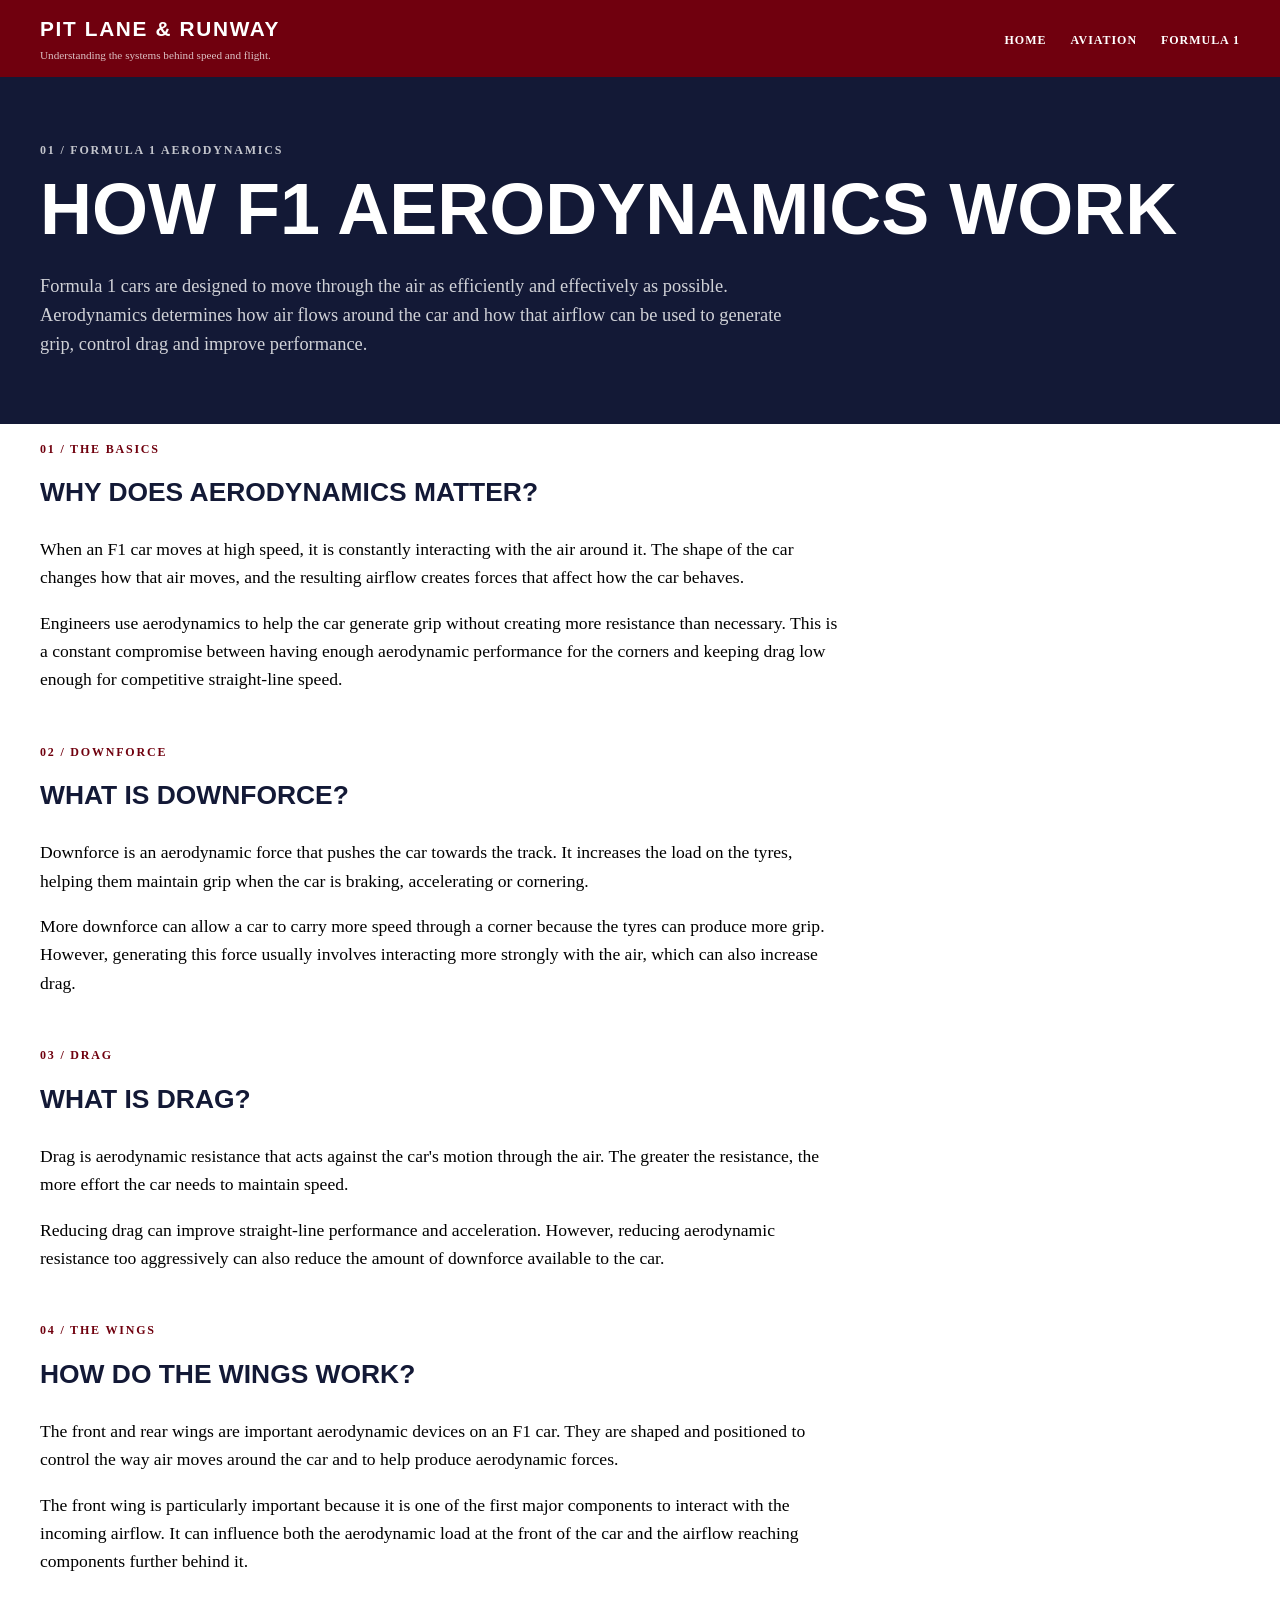
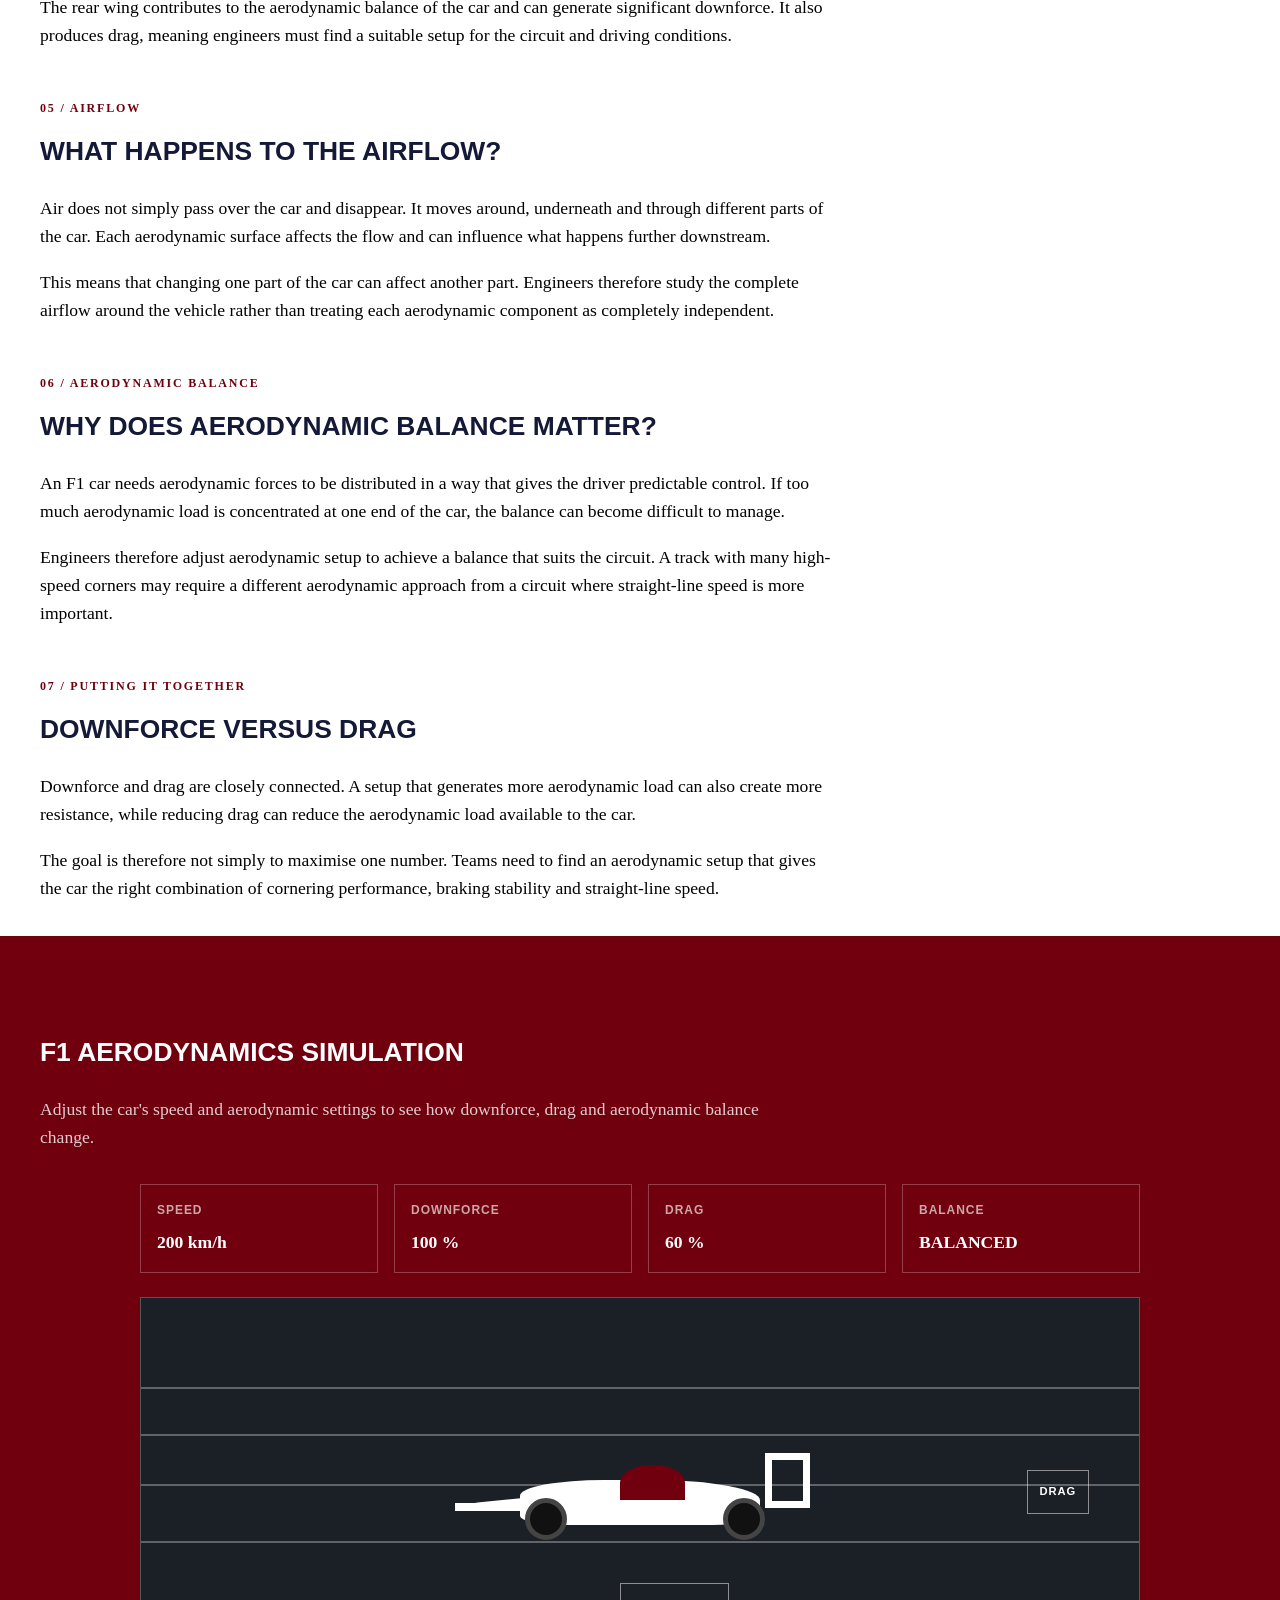
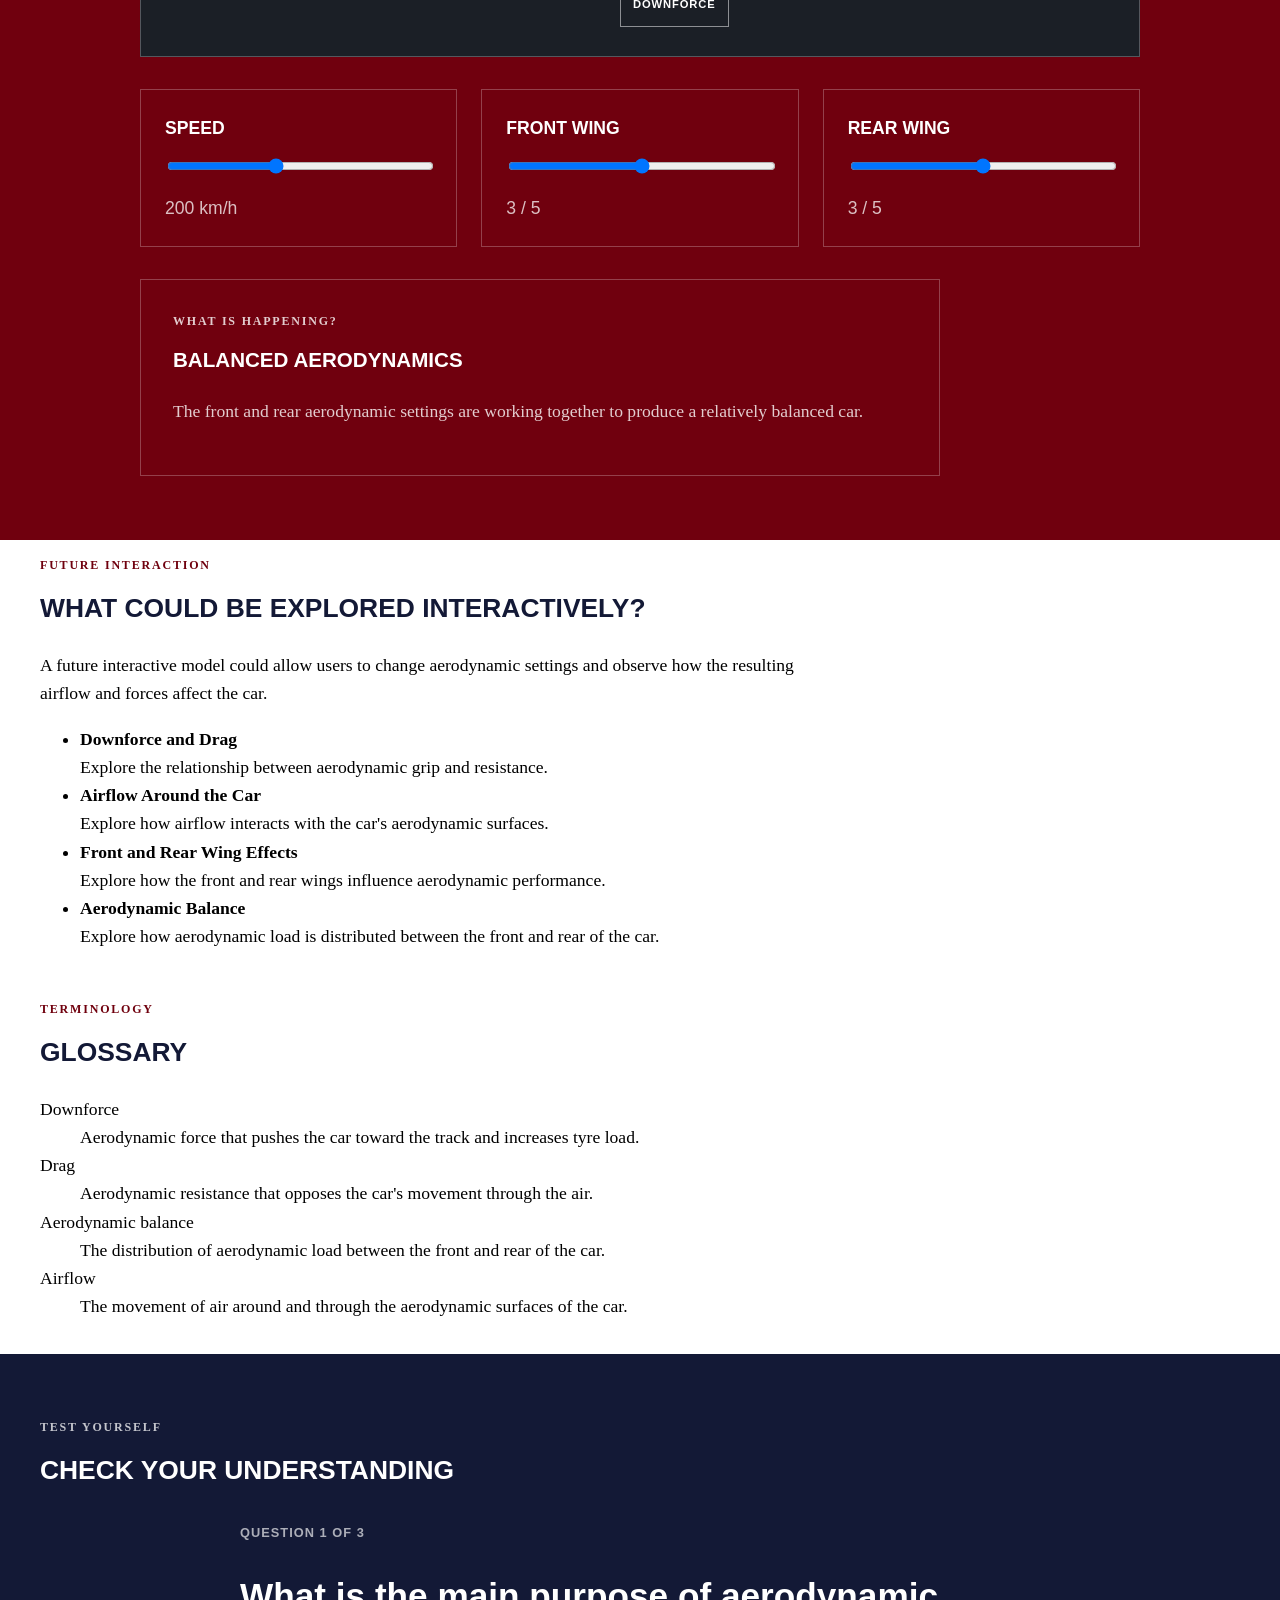
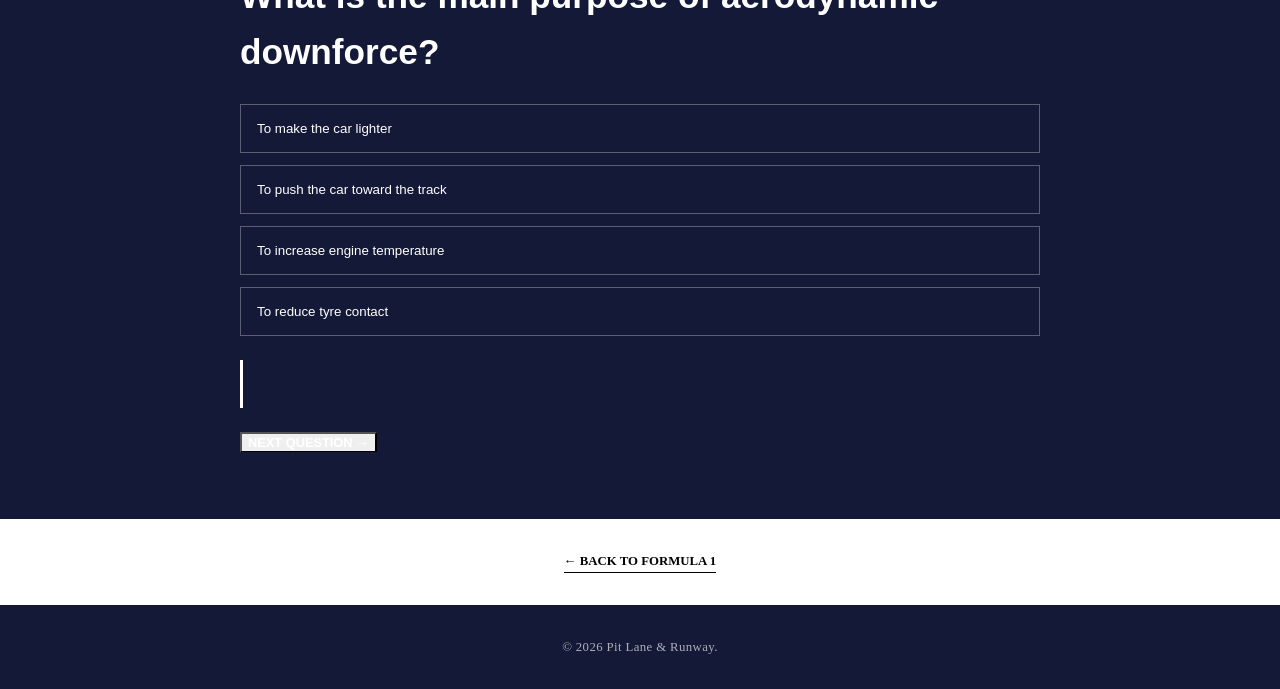
<file: topics/f1/how-f1-aerodynamics-work.html>
<!DOCTYPE html>
<html lang="en">
<head>
    <meta charset="UTF-8">
    <meta name="viewport" content="width=device-width, initial-scale=1.0">

    <title>How F1 Aerodynamics Work | Pit Lane & Runway</title>
    <meta
        name="description"
        content="Learn how aerodynamics, downforce, drag, wings and airflow affect Formula 1 cars."
    >

    <link rel="stylesheet" href="../../styles/styles.css">
</head>

<body class="topic-page">

    <header class="site-header">
        <div class="container header-inner">

            <a href="../../index.html" class="brand">
                <p class="brand-name">Pit Lane & Runway</p>
                <p class="brand-tagline">
                    Understanding the systems behind speed and flight.
                </p>
            </a>

            <nav class="site-nav" aria-label="Main navigation">
                <ul>
                    <li><a href="../../index.html">Home</a></li>
                    <li><a href="../aviation/index.html">Aviation</a></li>
                    <li><a href="index.html">Formula 1</a></li>
                </ul>
            </nav>

        </div>
    </header>

    <main>

        <!-- Topic Header -->

        <section class="topic-header">
            <div class="container">

                <p class="section-label">
                    01 / FORMULA 1 AERODYNAMICS
                </p>

                <h1>How F1 Aerodynamics Work</h1>

                <p class="topic-introduction">
                    Formula 1 cars are designed to move through the air as
                    efficiently and effectively as possible. Aerodynamics
                    determines how air flows around the car and how that airflow
                    can be used to generate grip, control drag and improve
                    performance.
                </p>

            </div>
        </section>

        <!-- Introduction -->

        <section class="topic-section">
            <div class="container">

                <p class="section-label">
                    01 / THE BASICS
                </p>

                <h2>Why does aerodynamics matter?</h2>

                <p>
                    When an F1 car moves at high speed, it is constantly
                    interacting with the air around it. The shape of the car
                    changes how that air moves, and the resulting airflow creates
                    forces that affect how the car behaves.
                </p>

                <p>
                    Engineers use aerodynamics to help the car generate grip
                    without creating more resistance than necessary. This is a
                    constant compromise between having enough aerodynamic
                    performance for the corners and keeping drag low enough for
                    competitive straight-line speed.
                </p>

            </div>
        </section>

        <!-- Downforce -->

        <section class="topic-section">
            <div class="container">

                <p class="section-label">
                    02 / DOWNFORCE
                </p>

                <h2>What is downforce?</h2>

                <p>
                    Downforce is an aerodynamic force that pushes the car towards
                    the track. It increases the load on the tyres, helping them
                    maintain grip when the car is braking, accelerating or
                    cornering.
                </p>

                <p>
                    More downforce can allow a car to carry more speed through a
                    corner because the tyres can produce more grip. However,
                    generating this force usually involves interacting more
                    strongly with the air, which can also increase drag.
                </p>

            </div>
        </section>

        <!-- Drag -->

        <section class="topic-section">
            <div class="container">

                <p class="section-label">
                    03 / DRAG
                </p>

                <h2>What is drag?</h2>

                <p>
                    Drag is aerodynamic resistance that acts against the car's
                    motion through the air. The greater the resistance, the more
                    effort the car needs to maintain speed.
                </p>

                <p>
                    Reducing drag can improve straight-line performance and
                    acceleration. However, reducing aerodynamic resistance too
                    aggressively can also reduce the amount of downforce available
                    to the car.
                </p>

            </div>
        </section>

        <!-- Wings -->

        <section class="topic-section">
            <div class="container">

                <p class="section-label">
                    04 / THE WINGS
                </p>

                <h2>How do the wings work?</h2>

                <p>
                    The front and rear wings are important aerodynamic devices on
                    an F1 car. They are shaped and positioned to control the way
                    air moves around the car and to help produce aerodynamic
                    forces.
                </p>

                <p>
                    The front wing is particularly important because it is one of
                    the first major components to interact with the incoming
                    airflow. It can influence both the aerodynamic load at the
                    front of the car and the airflow reaching components further
                    behind it.
                </p>

                <p>
                    The rear wing contributes to the aerodynamic balance of the
                    car and can generate significant downforce. It also produces
                    drag, meaning engineers must find a suitable setup for the
                    circuit and driving conditions.
                </p>

            </div>
        </section>

        <!-- Airflow -->

        <section class="topic-section">
            <div class="container">

                <p class="section-label">
                    05 / AIRFLOW
                </p>

                <h2>What happens to the airflow?</h2>

                <p>
                    Air does not simply pass over the car and disappear. It moves
                    around, underneath and through different parts of the car.
                    Each aerodynamic surface affects the flow and can influence
                    what happens further downstream.
                </p>

                <p>
                    This means that changing one part of the car can affect
                    another part. Engineers therefore study the complete airflow
                    around the vehicle rather than treating each aerodynamic
                    component as completely independent.
                </p>

            </div>
        </section>

        <!-- Aerodynamic Balance -->

        <section class="topic-section">
            <div class="container">

                <p class="section-label">
                    06 / AERODYNAMIC BALANCE
                </p>

                <h2>Why does aerodynamic balance matter?</h2>

                <p>
                    An F1 car needs aerodynamic forces to be distributed in a way
                    that gives the driver predictable control. If too much
                    aerodynamic load is concentrated at one end of the car, the
                    balance can become difficult to manage.
                </p>

                <p>
                    Engineers therefore adjust aerodynamic setup to achieve a
                    balance that suits the circuit. A track with many high-speed
                    corners may require a different aerodynamic approach from a
                    circuit where straight-line speed is more important.
                </p>

            </div>
        </section>

        <!-- Putting it together -->

        <section class="topic-section">
            <div class="container">

                <p class="section-label">
                    07 / PUTTING IT TOGETHER
                </p>

                <h2>Downforce versus drag</h2>

                <p>
                    Downforce and drag are closely connected. A setup that
                    generates more aerodynamic load can also create more
                    resistance, while reducing drag can reduce the aerodynamic
                    load available to the car.
                </p>

                <p>
                    The goal is therefore not simply to maximise one number.
                    Teams need to find an aerodynamic setup that gives the car
                    the right combination of cornering performance, braking
                    stability and straight-line speed.
                </p>

            </div>
        </section>

        <!-- Interactive Opportunities -->

        <section class="topic-diagram">
    <div class="container">

        <p class="section-label">
            INTERACTIVE EXPERIENCE
        </p>

        <h2>F1 Aerodynamics Simulation</h2>

        <p class="topic-diagram-introduction">
            Adjust the car's speed and aerodynamic settings to see how
            downforce, drag and aerodynamic balance change.
        </p>

        <div class="aero-simulation">

            <div class="aero-status">

                <div>
                    <span class="simulation-label">
                        SPEED
                    </span>

                    <strong>
                        <span id="aero-speed-value">200</span> km/h
                    </strong>
                </div>

                <div>
                    <span class="simulation-label">
                        DOWNFORCE
                    </span>

                    <strong>
                        <span id="aero-downforce-value">100</span> %
                    </strong>
                </div>

                <div>
                    <span class="simulation-label">
                        DRAG
                    </span>

                    <strong>
                        <span id="aero-drag-value">60</span> %
                    </strong>
                </div>

                <div>
                    <span class="simulation-label">
                        BALANCE
                    </span>

                    <strong id="aero-balance-value">
                        BALANCED
                    </strong>
                </div>

            </div>

            <div class="aero-scene">

                <div class="airflow airflow-one"></div>
                <div class="airflow airflow-two"></div>
                <div class="airflow airflow-three"></div>
                <div class="airflow airflow-four"></div>

                <div
                    class="f1-car"
                    id="f1-car"
                    aria-label="Simplified Formula 1 car"
                >

                    <div class="f1-front-wing"></div>

                    <div class="f1-nose"></div>

                    <div class="f1-body"></div>

                    <div class="f1-cockpit"></div>

                    <div class="f1-rear-wing"></div>

                    <div class="f1-wheel front-wheel"></div>
                    <div class="f1-wheel rear-wheel"></div>

                </div>

                <div class="aero-force aero-force-down">
                    DOWNFORCE
                </div>

                <div class="aero-force aero-force-drag">
                    DRAG
                </div>

            </div>

            <div class="aero-controls">

                <div class="aero-control">

                    <label for="aero-speed">
                        Speed
                    </label>

                    <input
                        type="range"
                        id="aero-speed"
                        min="100"
                        max="350"
                        value="200"
                        step="10"
                    >

                    <output id="aero-speed-output">
                        200 km/h
                    </output>

                </div>

                <div class="aero-control">

                    <label for="front-wing">
                        Front Wing
                    </label>

                    <input
                        type="range"
                        id="front-wing"
                        min="1"
                        max="5"
                        value="3"
                        step="1"
                    >

                    <output id="front-wing-output">
                        3 / 5
                    </output>

                </div>

                <div class="aero-control">

                    <label for="rear-wing">
                        Rear Wing
                    </label>

                    <input
                        type="range"
                        id="rear-wing"
                        min="1"
                        max="5"
                        value="3"
                        step="1"
                    >

                    <output id="rear-wing-output">
                        3 / 5
                    </output>

                </div>

            </div>

            <div class="aero-explanation">

                <p class="section-label">
                    WHAT IS HAPPENING?
                </p>

                <h3 id="aero-explanation-title">
                    Balanced Aerodynamics
                </h3>

                <p id="aero-explanation-text">
                    The front and rear aerodynamic settings are working
                    together to produce a relatively balanced car.
                </p>

            </div>

        </div>

    </div>
</section>
        <section class="topic-section interactive-opportunities">
            <div class="container">

                <p class="section-label">
                    FUTURE INTERACTION
                </p>

                <h2>What could be explored interactively?</h2>

                <p>
                    A future interactive model could allow users to change
                    aerodynamic settings and observe how the resulting airflow
                    and forces affect the car.
                </p>
                <ul id="interactive-concepts"></ul>

            </div>
        </section>

        <!-- Glossary -->

        <section class="topic-section glossary">
            <div class="container">

                <p class="section-label">
                    TERMINOLOGY
                </p>

                <h2>Glossary</h2>

                <dl id ="glossary-list"></dl>

            </div>
        </section>

        <!-- Test Yourself -->

        <section class="topic-test">
            <div class="container">

    <p class="section-label">TEST YOURSELF</p>

    <h2>Check Your Understanding</h2>

    <div
        class="topic-quiz"
         data-topic-data="../data/f1/how-f1-aerodynamics-work.json"
         data-topic-id="f1-aerodynamics"
    >

        <div class="quiz-progress">
            Question
            <span class="quiz-current">1</span>
            of
            <span class="quiz-total">3</span>
        </div>

        <h3 class="quiz-question"></h3>

        <div
            class="quiz-options"
            role="group"
            aria-label="Answer options"
        ></div>

        <div
            class="quiz-feedback"
            aria-live="polite"
        ></div>

        <button
            type="button"
            class="quiz-next text-link"
            hidden
        >
            Next Question →
        </button>

        <div class="quiz-result" hidden>
            <p class="section-label">RESULT</p>

            <h3>
                You scored
                <span class="quiz-score">0</span>
                /
                <span class="quiz-score-total">3</span>
            </h3>

            <p class="quiz-result-message"></p>

            <button
                type="button"
                class="quiz-restart"
            >
                Try Again
            </button>
        </div>

    </div>

</div>
        </section>

        <!-- Navigation -->

        <section class="topic-navigation">
            <div class="container">

                <a href="index.html" class="text-link">
                    ← Back to Formula 1
                </a>

            </div>
        </section>

    </main>

    <footer class="site-footer">
        <div class="container">
            <p>&copy; 2026 Pit Lane & Runway.</p>
        </div>
    </footer>
<script src="../../scripts/topic-interactions.js"></script>
<script src="../../scripts/topic-data.js"></script>
</body>
</html>
</file>
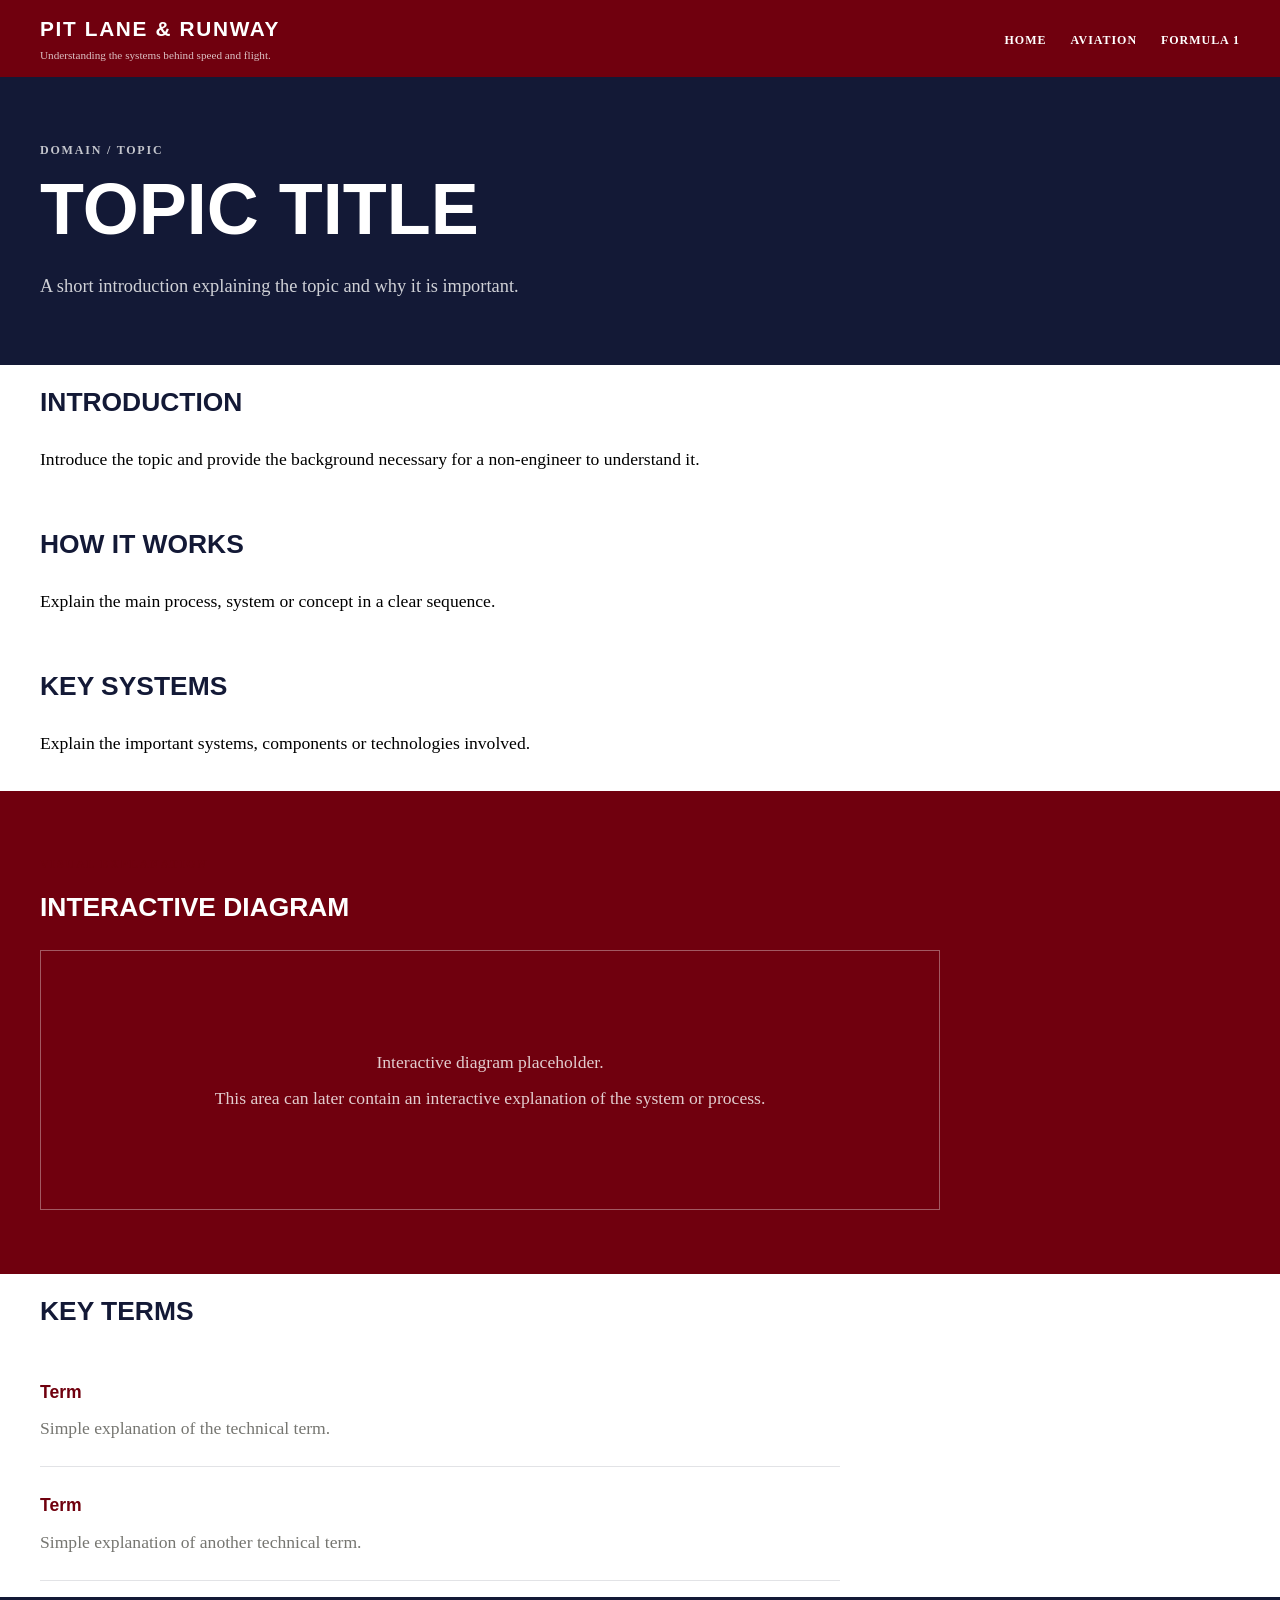
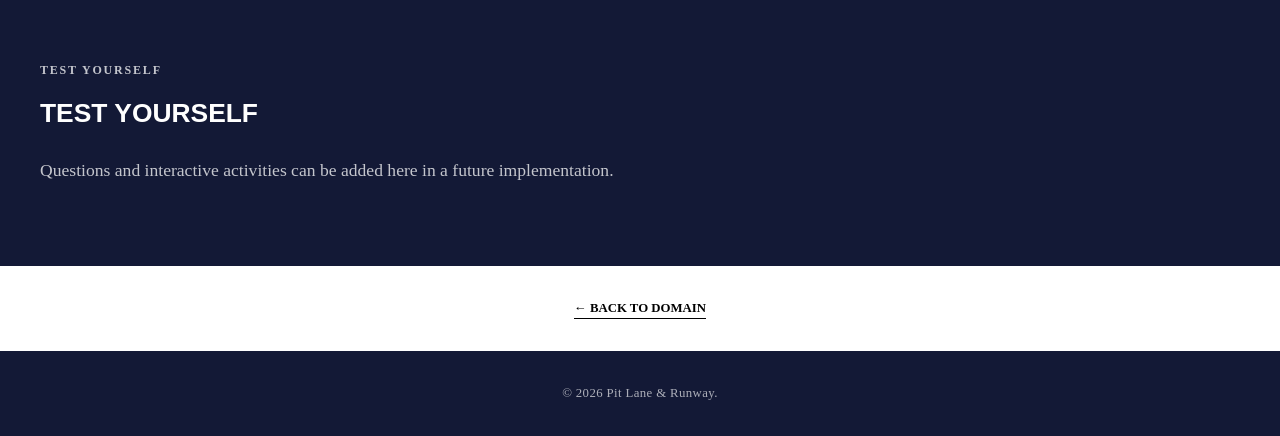
<file: topics/templates/topic.html>
<!DOCTYPE html>
<html lang="en">
<head>
    <meta charset="UTF-8">
    <meta name="viewport" content="width=device-width, initial-scale=1.0">

    <title>Topic | Pit Lane & Runway</title>

    <meta
        name="description"
        content="Explore how the systems behind aviation and Formula 1 work."
    >

    <link rel="stylesheet" href="../../styles/styles.css">
</head>

<body>

    <header class="site-header">
        <div class="container header-inner">

            <a href="../../index.html" class="brand">
                <p class="brand-name">Pit Lane & Runway</p>
                <p class="brand-tagline">
                    Understanding the systems behind speed and flight.
                </p>
            </a>

            <nav class="site-nav" aria-label="Main navigation">
                <ul>
                    <li><a href="../../index.html">Home</a></li>
                    <li><a href="../aviation/index.html">Aviation</a></li>
                    <li><a href="../f1/index.html">Formula 1</a></li>
                </ul>
            </nav>

        </div>
    </header>

    <main>

        <article class="topic-page">

            <header class="topic-header">
                <div class="container">

                    <p class="section-label">
                        DOMAIN / TOPIC
                    </p>

                    <h1>
                        Topic Title
                    </h1>

                    <p class="topic-introduction">
                        A short introduction explaining the topic and why
                        it is important.
                    </p>

                </div>
            </header>


            <section class="topic-section">
                <div class="container">

                    <h2>Introduction</h2>

                    <p>
                        Introduce the topic and provide the background
                        necessary for a non-engineer to understand it.
                    </p>

                </div>
            </section>


            <section class="topic-section">
                <div class="container">

                    <h2>How It Works</h2>

                    <p>
                        Explain the main process, system or concept in
                        a clear sequence.
                    </p>

                </div>
            </section>


            <section class="topic-section">
                <div class="container">

                    <h2>Key Systems</h2>

                    <p>
                        Explain the important systems, components or
                        technologies involved.
                    </p>

                </div>
            </section>


            <section class="topic-diagram">
                <div class="container">

                    <p class="section-label">
                        VISUAL EXPLANATION
                    </p>

                    <h2>Interactive Diagram</h2>

                    <div class="diagram-placeholder">
                        <p>
                            Interactive diagram placeholder.
                        </p>

                        <p>
                            This area can later contain an interactive
                            explanation of the system or process.
                        </p>
                    </div>

                </div>
            </section>


            <section class="topic-section">
                <div class="container">

                    <h2>Key Terms</h2>

                    <dl class="topic-glossary">

                        <div>
                            <dt>Term</dt>
                            <dd>
                                Simple explanation of the technical term.
                            </dd>
                        </div>

                        <div>
                            <dt>Term</dt>
                            <dd>
                                Simple explanation of another technical term.
                            </dd>
                        </div>

                    </dl>

                </div>
            </section>


            <section class="topic-test">
                <div class="container">

                    <p class="section-label">
                        TEST YOURSELF
                    </p>

                    <h2>Test Yourself</h2>

                    <p>
                        Questions and interactive activities can be added
                        here in a future implementation.
                    </p>

                </div>
            </section>


            <section class="topic-navigation">
                <div class="container">

                    <a href="../index.html" class="text-link">
                        ← Back to Domain
                    </a>

                </div>
            </section>

        </article>

    </main>

    <footer class="site-footer">
        <div class="container">
            <p>&copy; 2026 Pit Lane & Runway.</p>
        </div>
    </footer>

</body>
</html>
</file>
<file: styles/styles.css>
:root {
    --dark-ruby: #70000E;
    --neon-navy: #131936;
    --bleached-sand: #E3D7BF;
    --white: #FFFFFF;
    --black: #000000;
    --medium-grey: #767671;
    --border-colour: rgba(19, 25, 54, 0.12);
    --transition: 0.2s ease;

    --font-heading: "Arial Black", Impact, sans-serif;
    --font-body: "Bodoni Moda", Georgia, serif;
    --font-ui: Arial, Helvetica, sans-serif;

    --space-xs: 0.5rem;
    --space-sm: 0.75rem;
    --space-md: 1rem;
    --space-lg: 1.5rem;
    --space-xl: 2rem;
    --space-xxl: 4rem;

    --content-width: 1200px;
    --page-padding: 1rem;
}

* {
    box-sizing: border-box;
}

html {
    scroll-behavior: smooth;
}

body {
    margin: 0;
    background-color: var(--white);
    color: var(--black);
    font-family: var(--font-body);
    font-size: 1.1rem;
    line-height: 1.6;
}

img {
    max-width: 100%;
    display: block;
}

a {
    color: var(--neon-navy);
    text-decoration: none;
}

a:hover {
    color: var(--dark-ruby);
}

.container {
    width: min(100% - 2 * var(--page-padding), var(--content-width));
    margin-inline: auto;
}


/* Header — ruby red */

.site-header {
    background-color: var(--dark-ruby);
    color: var(--white);
    border-bottom: none;
}

.header-inner {
    min-height: 64px;
    display: flex;
    align-items: center;
    justify-content: space-between;
    gap: var(--space-lg);
    flex-wrap: wrap;
    padding: var(--space-sm) 0;
}

.brand {
    color: var(--white);
}

.brand-name {
    margin: 0;
    font-family: var(--font-heading);
    font-size: 1.3rem;
    font-weight: 700;
    letter-spacing: 0.08em;
    text-transform: uppercase;
    color: var(--white);
}

.brand-tagline {
    margin: 0.1rem 0 0;
    max-width: 380px;
    font-size: 0.7rem;
    color: rgba(255, 255, 255, 0.75);
}

.site-nav ul {
    display: flex;
    align-items: center;
    gap: var(--space-lg);
    list-style: none;
    margin: 0;
    padding: 0;
}

.site-nav a {
    color: var(--white);
    font-weight: 600;
    font-size: 0.75rem;
    letter-spacing: 0.08em;
    text-transform: uppercase;
    padding: 0.5rem 0;
    border-bottom: 2px solid transparent;
    transition: border-color var(--transition), color var(--transition);
}

.site-nav a:hover,
.site-nav a:focus {
    color: var(--white);
    border-bottom-color: var(--white);
}

main {
    min-height: 70vh;
}


/* =========================================
   Hero — "PIT LANE & RUNWAY" — solid neon navy.
   Vertical stripe removed entirely.
========================================= */

.editorial-hero {
    position: relative;
    background-color: var(--neon-navy);
    padding: var(--space-xxl) 0;
}

.editorial-hero-grid {
    position: relative;
    display: grid;
    grid-template-columns: 1fr 1fr;
    gap: var(--space-xxl);
    align-items: center;
}

.hero-title {
    padding: var(--space-lg) 0;
}

.hero-kicker {
    display: inline-flex;
    align-items: center;
    gap: var(--space-sm);
    margin: 0 0 var(--space-lg);
    color: rgba(255, 255, 255, 0.75);
    font-size: 0.7rem;
    font-weight: 700;
    letter-spacing: 0.15em;
    text-transform: uppercase;
}

.hero-kicker::before {
    content: "";
    width: 10px;
    height: 10px;
    border-radius: 50%;
    background-color: var(--dark-ruby);
}

.hero-title h1 {
    margin: 0;
    color: var(--white);
    font-family: var(--font-heading);
    font-size: clamp(2.75rem, 6vw, 4.5rem);
    font-weight: 800;
    line-height: 1.02;
    letter-spacing: -0.01em;
    text-transform: uppercase;
}

.hero-title h1 span {
    color: var(--dark-ruby);
}

.hero-copy {
    background-color: transparent;
    color: var(--white);
    padding: var(--space-lg) 0;
}

.hero-page-number {
    margin: 0 0 var(--space-lg);
    padding-top: var(--space-sm);
    border-top: 1px solid rgba(255, 255, 255, 0.25);
    color: rgba(255, 255, 255, 0.6);
    font-size: 0.75rem;
    font-weight: 700;
    text-align: right;
}

.hero-copy h2 {
    margin: 0 0 var(--space-md);
    color: var(--white);
    font-family: var(--font-heading);
    font-size: clamp(1.3rem, 2.2vw, 1.8rem);
    text-transform: uppercase;
}

.hero-copy p:not(.hero-page-number) {
    color: rgba(255, 255, 255, 0.75);
    font-size: 0.95rem;
    max-width: 420px;
}

.hero-links {
    display: flex;
    flex-wrap: wrap;
    gap: var(--space-md);
    margin-top: var(--space-lg);
}

.hero-links a {
    color: var(--white);
    font-weight: 700;
    text-transform: uppercase;
    letter-spacing: 0.06em;
    font-size: 0.7rem;
    padding: 0.6rem 1.1rem;
    border: 1px solid rgba(255, 255, 255, 0.6);
    transition: background-color var(--transition), color var(--transition), border-color var(--transition);
}

.hero-links a:hover {
    background-color: var(--dark-ruby);
    border-color: var(--dark-ruby);
    color: var(--white);
}


/* =========================================
   "What do you want to understand?" — white
========================================= */

.explore-section {
    padding: var(--space-xxl) 0;
    background-color: var(--white);
}

.section-heading {
    max-width: 700px;
    margin-bottom: var(--space-xxl);
    text-align: center;
    margin-inline: auto;
}

.section-label {
    margin: 0 0 var(--space-sm);
    color: var(--dark-ruby);
    font-size: 0.75rem;
    font-weight: 700;
    letter-spacing: 0.15em;
    text-transform: uppercase;
}

.section-heading h2 {
    margin: 0 0 var(--space-md);
    color: var(--neon-navy);
    font-family: var(--font-heading);
    font-size: clamp(1.8rem, 3.5vw, 2.75rem);
    text-transform: uppercase;
}

.section-heading p:last-child {
    margin-bottom: 0;
    color: var(--medium-grey);
}

.domain-grid {
    display: grid;
    grid-template-columns: repeat(2, 1fr);
    gap: var(--space-xl);
}

.domain-card {
    position: relative;
    min-height: 320px;
    padding: var(--space-xl);
    background-color: var(--white);
    color: var(--black);
    border: 1px solid var(--border-colour);
    border-top: 4px solid var(--dark-ruby);
    display: flex;
    flex-direction: column;
    justify-content: flex-end;
}

.f1-card {
    border-top-color: var(--neon-navy);
}

.domain-number {
    margin: 0 0 var(--space-lg);
    color: var(--dark-ruby);
    font-size: 0.75rem;
    font-weight: 700;
    letter-spacing: 0.1em;
    font-family: var(--font-ui);
}

.f1-card .domain-number {
    color: var(--neon-navy);
}

.domain-card h3 {
    margin: 0 0 var(--space-sm);
    color: var(--black);
    font-family: var(--font-heading);
    font-size: 2rem;
    text-transform: uppercase;
}

.domain-card p:not(.domain-number) {
    max-width: 460px;
    margin-bottom: var(--space-lg);
    color: var(--medium-grey);
}

.text-link,
.meet-the-grid-link {
    display: block;
    width: fit-content;
    margin-inline: auto;

    color: var(--black);
    font-weight: 700;
    text-transform: uppercase;
    font-size: 0.8rem;

    border-bottom: 1px solid var(--black);
}

.text-link:hover,
.text-link:focus,
.meet-the-grid-link:hover,
.meet-the-grid-link:focus {
    color: var(--dark-ruby);
    border-bottom-color: var(--dark-ruby);
}
/* =========================================
   "We break systems down." — ruby red
========================================= */

.how-it-works {
    padding: var(--space-xxl) 0;
    background-color: var(--dark-ruby);
}

.how-it-works .section-heading h2 {
    color: var(--white);
}

.how-it-works .section-label {
    color: rgba(255, 255, 255, 0.75);
}

.how-it-works .section-heading p:last-child {
    color: rgba(255, 255, 255, 0.75);
}

.steps-grid {
    display: grid;
    grid-template-columns: repeat(3, 1fr);
    gap: var(--space-xl);
}

.step-card {
    padding: var(--space-xl);
    background-color: rgba(255, 255, 255, 0.08);
    border: 1px solid rgba(255, 255, 255, 0.2);
}

.step-number {
    display: block;
    margin-bottom: var(--space-lg);
    color: rgba(255, 255, 255, 0.75);
    font-size: 0.85rem;
    font-weight: 700;
}

.step-card h3 {
    margin: 0 0 var(--space-sm);
    color: var(--white);
    font-family: var(--font-heading);
    text-transform: uppercase;
}

.step-card p {
    margin: 0;
    color: rgba(255, 255, 255, 0.75);
}

/* People & Machines Showcase */

.showcase-section {
    padding: 6rem 0;
}

.showcase-grid {
    display: grid;
    grid-template-columns: repeat(2, minmax(0, 1fr));
    gap: 3rem;
    margin-top: 3rem;
}

.showcase-panel {
    border-top: 2px solid var(--black);
    padding-top: 1.5rem;
}

.showcase-panel-heading {
    margin-bottom: 1.5rem;
}

.showcase-panel-heading h3 {
    margin: 0;
    font-size: 2rem;
}

.showcase-list {
    display: grid;
    gap: 1rem;
}

.showcase-item {
    display: grid;
    grid-template-columns: 110px 1fr;
    min-height: 110px;
    border: 1px solid var(--medium-grey);
    background: var(--white);
    overflow: hidden;
}

.showcase-image-wrapper {
    width: 110px;
    height: 110px;
    overflow: hidden;
}

.showcase-image {
    width: 100%;
    height: 100%;
    object-fit: cover;
    display: block;
}

.showcase-item-content {
    padding: 1rem 1.25rem;
    display: flex;
    flex-direction: column;
    justify-content: center;
}

.showcase-item-meta {
    font-size: 0.7rem;
    letter-spacing: 0.12em;
    text-transform: uppercase;
    color: var(--medium-grey);
    margin-bottom: 0.35rem;
}

.showcase-item h4 {
    margin: 0 0 0.35rem;
    font-size: 1.1rem;
}

.showcase-item p {
    margin: 0;
    font-size: 0.9rem;
    line-height: 1.5;
}

.learning-progress-section {
    padding: var(--section-padding);
    padding-top: 2rem;
    padding-bottom: 6rem;
    background: var(--neon-navy);
    color: var(--white);
}

.learning-progress-section .section-label {
    color: var(--bleached-sand);
}

.learning-progress-section .section-heading h2,
.learning-progress-section .section-heading p {
    color: var(--white);
}

.learning-progress {
    max-width: 760px;
    margin: 0 auto;
}

.learning-progress-summary {
    display: flex;
    align-items: baseline;
    gap: 0.75rem;
    margin-bottom: 2rem;
    padding-bottom: 1rem;
    border-bottom: 1px solid rgba(255, 255, 255, 0.35);
}

.learning-progress-summary strong {
    font-size: 2.5rem;
    color: var(--bleached-sand);
}

.learning-progress-summary span {
    color: var(--white);
}

.learning-progress-list {
    display: grid;
    gap: 0.75rem;
}

.learning-progress-item {
    display: flex;
    align-items: center;
    gap: 1rem;
    padding: 1rem 1.25rem;
    background: var(--white);
    color: var(--black);
    border-left: 4px solid var(--bleached-sand);
}

.learning-progress-status {
    min-width: 1.5rem;
    font-size: 1.25rem;
    font-weight: 700;
}

.learning-progress-item.completed {
    border-left-color: var(--dark-ruby);
}

.learning-progress-item.completed
.learning-progress-status {
    color: var(--dark-ruby);
}

@media (max-width: 600px) {
    .learning-progress-summary {
        flex-direction: column;
        gap: 0.25rem;
    }

    .learning-progress-summary strong {
        font-size: 2rem;
    }

    .learning-progress-item {
        padding: 0.9rem 1rem;
    }
}


/* =========================================
   "Curious about what happens under the hood?" — white
========================================= */

.explore-callout {
    padding: var(--space-xxl) 0;
    background-color: var(--white);
    color: var(--black);
    text-align: center;
}

.callout-content {
    max-width: 650px;
    margin-inline: auto;
}

.explore-callout .section-label {
    color: var(--dark-ruby);
}

.explore-callout h2 {
    margin: 0 0 var(--space-md);
    color: var(--neon-navy);
    font-family: var(--font-heading);
    font-size: clamp(1.8rem, 3.5vw, 2.75rem);
    text-transform: uppercase;
}

.explore-callout p:last-of-type {
    margin-bottom: 0;
    color: var(--medium-grey);
}

.explore-callout .hero-links {
    justify-content: center;
}

.explore-callout .hero-links a {
    color: var(--black);
    border: 1px solid var(--black);
}

.explore-callout .hero-links a:hover {
    background-color: var(--dark-ruby);
    border-color: var(--dark-ruby);
    color: var(--white);
}


/* =========================================
   Footer — neon navy
========================================= */

.site-footer {
    background-color: var(--neon-navy);
    color: var(--white);
    padding: var(--space-xl) 0;
}

.site-footer p {
    margin: 0;
    text-align: center;
    font-size: 0.8rem;
    color: rgba(255, 255, 255, 0.65);
    letter-spacing: 0.03em;
}


/* =========================================
   Responsive
========================================= */

@media (max-width: 800px) {
    .editorial-hero-grid {
        grid-template-columns: 1fr;
    }

    .domain-grid,
    .steps-grid {
        grid-template-columns: 1fr;
    }
}

@media (max-width: 600px) {
    .hero-links {
        flex-direction: column;
        align-items: flex-start;
    }

    .explore-callout .hero-links {
        align-items: center;
    }
}

/* Topic Template */

.topic-page {
    background-color: var(--white);
}

.topic-header {
    padding: var(--space-xxl) 0;
    background-color: var(--neon-navy);
    color: var(--white);
}

.topic-header h1 {
    margin: 0 0 var(--space-lg);
    color: var(--white);
    font-family: var(--font-heading);
    font-size: clamp(2.5rem, 6vw, 4.5rem);
    line-height: 1.05;
    text-transform: uppercase;
}

.topic-header .section-label {
    color: rgba(255, 255, 255, 0.75);
}

.topic-introduction {
    max-width: 750px;
    margin: 0;
    color: rgba(255, 255, 255, 0.8);
    font-size: 1.15rem;
}

.topic-section {
    padding: var(--space-md) 0;
}
.topic-section.test-yourself {
    background-color: var(--neon-navy);
    color: var(--white);
}
.topic-section.test-yourself {
    padding: var(--space-md) 0;
    background-color: var(--neon-navy);
    color: var(--white);
}
.topic-section.test-yourself h2 {
    margin-top: 0;
    margin-bottom: var(--space-lg);
    color: var(--white);
    font-family: var(--font-heading);
    font-size: clamp(2rem, 4vw, 3rem);
    text-transform: uppercase;
}

.topic-section h2,
.topic-diagram h2,
.topic-test h2 {
    margin-top: 0;
    color: var(--neon-navy);
    font-family: var(--font-heading);
    text-transform: uppercase;
}

.topic-section p {
    max-width: 800px;
}

.topic-diagram {
    padding: var(--space-xxl) 0;
    background-color: var(--dark-ruby);
    color: var(--white);
}

.topic-diagram h2 {
    color: var(--white);
}

.diagram-placeholder {
    max-width: 900px;
    min-height: 260px;
    padding: var(--space-xl);
    border: 1px solid rgba(255, 255, 255, 0.35);
    display: flex;
    flex-direction: column;
    justify-content: center;
    align-items: center;
    text-align: center;
}

.diagram-placeholder p {
    margin: 0.25rem 0;
    color: rgba(255, 255, 255, 0.8);
}

.topic-glossary {
    max-width: 800px;
    margin: 0;
}

.topic-glossary div {
    padding: var(--space-lg) 0;
    border-bottom: 1px solid var(--border-colour);
}

.topic-glossary dt {
    margin-bottom: var(--space-xs);
    color: var(--dark-ruby);
    font-family: var(--font-ui);
    font-weight: 700;
}

.topic-glossary dd {
    margin: 0;
    color: var(--medium-grey);
}

.topic-test {
    padding: var(--space-xxl) 0;
    background-color: var(--neon-navy);
    color: var(--white);
}

.topic-test h2 {
    color: var(--white);
}

.topic-test p {
    color: rgba(255, 255, 255, 0.75);
}

.topic-navigation {
    padding: var(--space-xl) 0;
}
.takeoff-simulation {
    max-width: 1000px;
    margin: var(--space-xl) auto 0;
}

.topic-diagram-introduction {
    max-width: 750px;
    color: rgba(255, 255, 255, 0.8);
}
.simulation-status {
    display: grid;
    grid-template-columns: repeat(3, 1fr);
    gap: var(--space-md);
    margin-bottom: var(--space-lg);
}

.simulation-status > div {
    padding: var(--space-md);
    border: 1px solid rgba(255, 255, 255, 0.25);
}

.simulation-label {
    display: block;
    margin-bottom: var(--space-xs);
    font-family: var(--font-ui);
    font-size: 0.75rem;
    font-weight: 700;
    letter-spacing: 0.08em;
    color: rgba(255, 255, 255, 0.65);
}

.simulation-status strong {
    color: var(--white);
    font-family: var(--font-ui);
}
.runway-scene {
    position: relative;
    height: 360px;
    overflow: hidden;
    border: 1px solid rgba(255, 255, 255, 0.25);
    background-color: #8fb8d8;
}
.runway-sky {
    position: absolute;
    inset: 0 0 42%;
    background:
        linear-gradient(
            to bottom,
            rgba(255, 255, 255, 0.15),
            rgba(255, 255, 255, 0)
        );
}
.runway-ground {
    position: absolute;
    inset: 58% 0 0;
    background-color: #68736f;
}
.runway {
    position: absolute;
    left: 0;
    right: 0;
    top: 25%;
    height: 55%;
    background-color: #30343a;
}
.runway-centre-line {
    position: absolute;
    left: 0;
    right: 0;
    top: 50%;
    height: 4px;
    background: repeating-linear-gradient(
        to right,
        var(--white) 0,
        var(--white) 55px,
        transparent 55px,
        transparent 100px
    );
}
.aircraft {
    position: absolute;
    left: 8%;
    bottom: 42%;
    width: 110px;
    height: 45px;
    z-index: 5;
    transform-origin: center center;
    transition:
        left 0.15s linear,
        bottom 0.15s linear,
        transform 0.15s linear;
}
.aircraft-body {
    position: absolute;
    left: 0;
    top: 16px;
    width: 100px;
    height: 14px;
    border-radius: 50% 55% 55% 50%;
    background-color: var(--white);
}
.aircraft-wing-main {
    position: absolute;
    left: 35px;
    top: 7px;
    width: 45px;
    height: 32px;
    background-color: var(--white);
    clip-path: polygon(0 50%, 100% 0, 70% 100%);
}
.aircraft-tail {
    position: absolute;
    left: 8px;
    top: 5px;
    width: 18px;
    height: 25px;
    background-color: var(--white);
    clip-path: polygon(0 100%, 100% 0, 100% 100%);
}
.takeoff-point {
    position: absolute;
    right: 8%;
    bottom: 42%;
    height: 75px;
    border-left: 2px dashed rgba(255, 255, 255, 0.7);
    padding-left: var(--space-sm);
    color: var(--white);
    font-family: var(--font-ui);
    font-size: 0.7rem;
    font-weight: 700;
    letter-spacing: 0.08em;
}
.simulation-controls {
    display: flex;
    gap: var(--space-md);
    margin-top: var(--space-lg);
}
.simulation-button {
    padding: var(--space-md) var(--space-xl);
    border: 1px solid var(--white);
    background-color: var(--white);
    color: var(--neon-navy);
    font-family: var(--font-ui);
    font-weight: 700;
    text-transform: uppercase;
    cursor: pointer;
}

.simulation-button:hover {
    opacity: 0.85;
}

.simulation-button.secondary {
    background-color: transparent;
    color: var(--white);
}
.simulation-progress {
    display: grid;
    grid-template-columns: repeat(6, 1fr);
    gap: var(--space-sm);
    margin-top: var(--space-xl);
}
.simulation-progress-step {
    padding: var(--space-sm);
    border-top: 2px solid rgba(255, 255, 255, 0.25);
    color: rgba(255, 255, 255, 0.55);
    font-family: var(--font-ui);
    font-size: 0.75rem;
    font-weight: 700;
    text-transform: uppercase;
}
.simulation-progress-step.active {
    border-top-color: var(--white);
    color: var(--white);
}
.simulation-progress-step span {
    display: block;
    margin-bottom: var(--space-xs);
    opacity: 0.65;
}
.simulation-explanation {
    max-width: 800px;
    margin-top: var(--space-xl);
    padding: var(--space-xl);
    border: 1px solid rgba(255, 255, 255, 0.25);
}
.simulation-explanation h3 {
    margin-top: 0;
    color: var(--white);
    font-family: var(--font-heading);
    text-transform: uppercase;
}
.simulation-explanation p {
    color: rgba(255, 255, 255, 0.8);
}
@media (max-width: 700px) {

    .simulation-status {
        grid-template-columns: 1fr;
    }

    .runway-scene {
        height: 280px;
    }

    .simulation-progress {
        grid-template-columns: repeat(2, 1fr);
    }

    .simulation-controls {
        flex-direction: column;
    }

    .simulation-button {
        width: 100%;
    }

    .takeoff-simulation {
        padding: 0 var(--space-md);
    }
}
/* F1 Aerodynamics Simulation */

.aero-simulation {
    max-width: 1000px;
    margin: var(--space-xl) auto 0;
}

.aero-status {
    display: grid;
    grid-template-columns: repeat(4, 1fr);
    gap: var(--space-md);
    margin-bottom: var(--space-lg);
}

.aero-status > div {
    padding: var(--space-md);
    border: 1px solid rgba(255, 255, 255, 0.25);
}

.aero-scene {
    position: relative;
    height: 360px;
    overflow: hidden;
    border: 1px solid rgba(255, 255, 255, 0.25);
    background-color: #1b1f26;
}

.airflow {
    position: absolute;
    left: -10%;
    width: 120%;
    height: 2px;
    background-color: rgba(255, 255, 255, 0.3);
    animation: airflowMove 2s linear infinite;
}

.airflow-one {
    top: 25%;
}

.airflow-two {
    top: 38%;
    animation-delay: 0.4s;
}

.airflow-three {
    top: 52%;
    animation-delay: 0.8s;
}

.airflow-four {
    top: 68%;
    animation-delay: 1.2s;
}

@keyframes airflowMove {
    from {
        transform: translateX(0);
    }

    to {
        transform: translateX(15%);
    }
}

.f1-car {
    position: absolute;
    left: 50%;
    top: 55%;
    width: 380px;
    height: 100px;
    transform: translate(-50%, -50%);
    transition: transform 0.25s ease;
    z-index: 5;
}

.f1-body {
    position: absolute;
    left: 70px;
    top: 35px;
    width: 240px;
    height: 45px;
    border-radius: 35% 45% 20% 20%;
    background-color: var(--white);
}

.f1-nose {
    position: absolute;
    left: 25px;
    top: 48px;
    width: 100px;
    height: 20px;
    background-color: var(--white);
    clip-path: polygon(0 50%, 100% 0, 100% 100%);
}

.f1-cockpit {
    position: absolute;
    left: 170px;
    top: 20px;
    width: 65px;
    height: 35px;
    border-radius: 50% 50% 0 0;
    background-color: var(--dark-ruby);
}

.f1-front-wing {
    position: absolute;
    left: 5px;
    top: 58px;
    width: 80px;
    height: 8px;
    background-color: var(--white);
}

.f1-rear-wing {
    position: absolute;
    right: 20px;
    top: 8px;
    width: 45px;
    height: 55px;
    border: 7px solid var(--white);
}

.f1-wheel {
    position: absolute;
    bottom: 5px;
    width: 42px;
    height: 42px;
    border-radius: 50%;
    background-color: #111;
    border: 5px solid #444;
}

.front-wheel {
    left: 75px;
}

.rear-wheel {
    right: 65px;
}

.aero-force {
    position: absolute;
    z-index: 10;
    padding: var(--space-sm);
    border: 1px solid rgba(255, 255, 255, 0.5);
    color: var(--white);
    font-family: var(--font-ui);
    font-size: 0.7rem;
    font-weight: 700;
    letter-spacing: 0.08em;
}

.aero-force-down {
    left: 48%;
    bottom: 8%;
}

.aero-force-drag {
    right: 5%;
    top: 48%;
}

.aero-controls {
    display: grid;
    grid-template-columns: repeat(3, 1fr);
    gap: var(--space-lg);
    margin-top: var(--space-xl);
}

.aero-control {
    padding: var(--space-lg);
    border: 1px solid rgba(255, 255, 255, 0.25);
}

.aero-control label {
    display: block;
    margin-bottom: var(--space-sm);
    color: var(--white);
    font-family: var(--font-ui);
    font-weight: 700;
    text-transform: uppercase;
}

.aero-control input {
    width: 100%;
}

.aero-control output {
    display: block;
    margin-top: var(--space-sm);
    color: rgba(255, 255, 255, 0.75);
    font-family: var(--font-ui);
}

.aero-explanation {
    max-width: 800px;
    margin-top: var(--space-xl);
    padding: var(--space-xl);
    border: 1px solid rgba(255, 255, 255, 0.25);
}

.aero-explanation h3 {
    margin-top: 0;
    color: var(--white);
    font-family: var(--font-heading);
    text-transform: uppercase;
}

.aero-explanation p {
    color: rgba(255, 255, 255, 0.8);
}

@media (max-width: 700px) {

    .aero-status {
        grid-template-columns: 1fr 1fr;
    }

    .aero-controls {
        grid-template-columns: 1fr;
    }

    .aero-scene {
        height: 280px;
    }

    .f1-car {
        transform: translate(-50%, -50%) scale(0.7);
    }
}
/* Interactive Test Yourself */

.topic-quiz {
    max-width: 800px;
    margin: var(--space-xl) auto 0;
}

.quiz-progress {
    margin-bottom: var(--space-lg);
    color: rgba(255, 255, 255, 0.65);
    font-family: var(--font-ui);
    font-size: 0.8rem;
    font-weight: 700;
    letter-spacing: 0.08em;
    text-transform: uppercase;
}

.quiz-question {
    margin: 0 0 var(--space-lg);
    color: var(--white);
    font-family: var(--font-heading);
    font-size: clamp(1.5rem, 3vw, 2.2rem);
}

.quiz-options {
    display: grid;
    gap: var(--space-sm);
}

.quiz-option {
    width: 100%;
    padding: var(--space-md);
    border: 1px solid rgba(255, 255, 255, 0.3);
    background: transparent;
    color: var(--white);
    font-family: var(--font-ui);
    text-align: left;
    cursor: pointer;
    transition:
        background-color 0.2s ease,
        border-color 0.2s ease;
}

.quiz-option:hover:not(:disabled) {
    background-color: rgba(255, 255, 255, 0.08);
}

.quiz-option:disabled {
    cursor: default;
}

.quiz-option.correct {
    border-color: var(--white);
    background-color: rgba(255, 255, 255, 0.15);
}

.quiz-option.incorrect {
    border-color: rgba(255, 255, 255, 0.45);
    opacity: 0.65;
}

.quiz-feedback {
    margin-top: var(--space-lg);
    padding: var(--space-lg);
    border-left: 3px solid var(--white);
    color: rgba(255, 255, 255, 0.85);
    line-height: 1.7;
}

.quiz-next {
    display: inline-block;
    margin-top: var(--space-lg);
    color: var(--white);
}

.quiz-result {
    margin-top: var(--space-xl);
    padding: var(--space-xl);
    border: 1px solid rgba(255, 255, 255, 0.3);
}

.quiz-result h3 {
    margin-top: 0;
    color: var(--white);
    font-family: var(--font-heading);
    font-size: 2rem;
}

.quiz-result-message {
    color: rgba(255, 255, 255, 0.8);
}

.quiz-restart {
    margin-top: var(--space-md);
    padding: var(--space-md) var(--space-lg);
    border: 1px solid rgba(255, 255, 255, 0.4);
    background: transparent;
    color: var(--white);
    font-family: var(--font-ui);
    font-weight: 700;
    cursor: pointer;
}

.quiz-restart:hover {
    background-color: rgba(255, 255, 255, 0.08);
}
.glossary-controls {
    margin-bottom: 3rem;
}

.glossary-controls > label {
    display: block;
    margin-bottom: 0.65rem;
    color: var(--neon-navy);
    font-size: 0.75rem;
    font-weight: 700;
    letter-spacing: 0.08em;
    text-transform: uppercase;
}

#glossary-search {
    width: 100%;
    max-width: 480px;
    padding: 0.75rem 0.9rem;
    border: 1px solid var(--neon-navy);
    border-radius: 0;
    background: var(--white);
    color: var(--black);
    font: inherit;
    font-size: 0.9rem;
    box-sizing: border-box;
}

#glossary-search:focus {
    outline: 2px solid var(--dark-ruby);
    outline-offset: 2px;
}

#glossary-search::placeholder {
    color: var(--medium-grey);
}

.glossary-filters {
    display: flex;
    flex-wrap: wrap;
    gap: 0.5rem;
    margin-top: 0.9rem;
}

.glossary-filter {
    padding: 0.5rem 0.9rem;
    border: 1px solid var(--neon-navy);
    border-radius: 0;
    background: transparent;
    color: var(--neon-navy);
    font: inherit;
    font-size: 0.75rem;
    font-weight: 700;
    letter-spacing: 0.04em;
    text-transform: uppercase;
    cursor: pointer;
    transition:
        background-color 0.2s ease,
        color 0.2s ease,
        border-color 0.2s ease;
}

.glossary-filter:hover,
.glossary-filter:focus-visible {
    background: var(--neon-navy);
    color: var(--bleached-sand);
}

.glossary-filter.active {
    background: var(--dark-ruby);
    border-color: var(--dark-ruby);
    color: var(--white);
}

.glossary-empty {
    margin-top: 2rem;
    padding: 1.25rem;
    border-left: 3px solid var(--dark-ruby);
    background: var(--bleached-sand);
}
</file>
